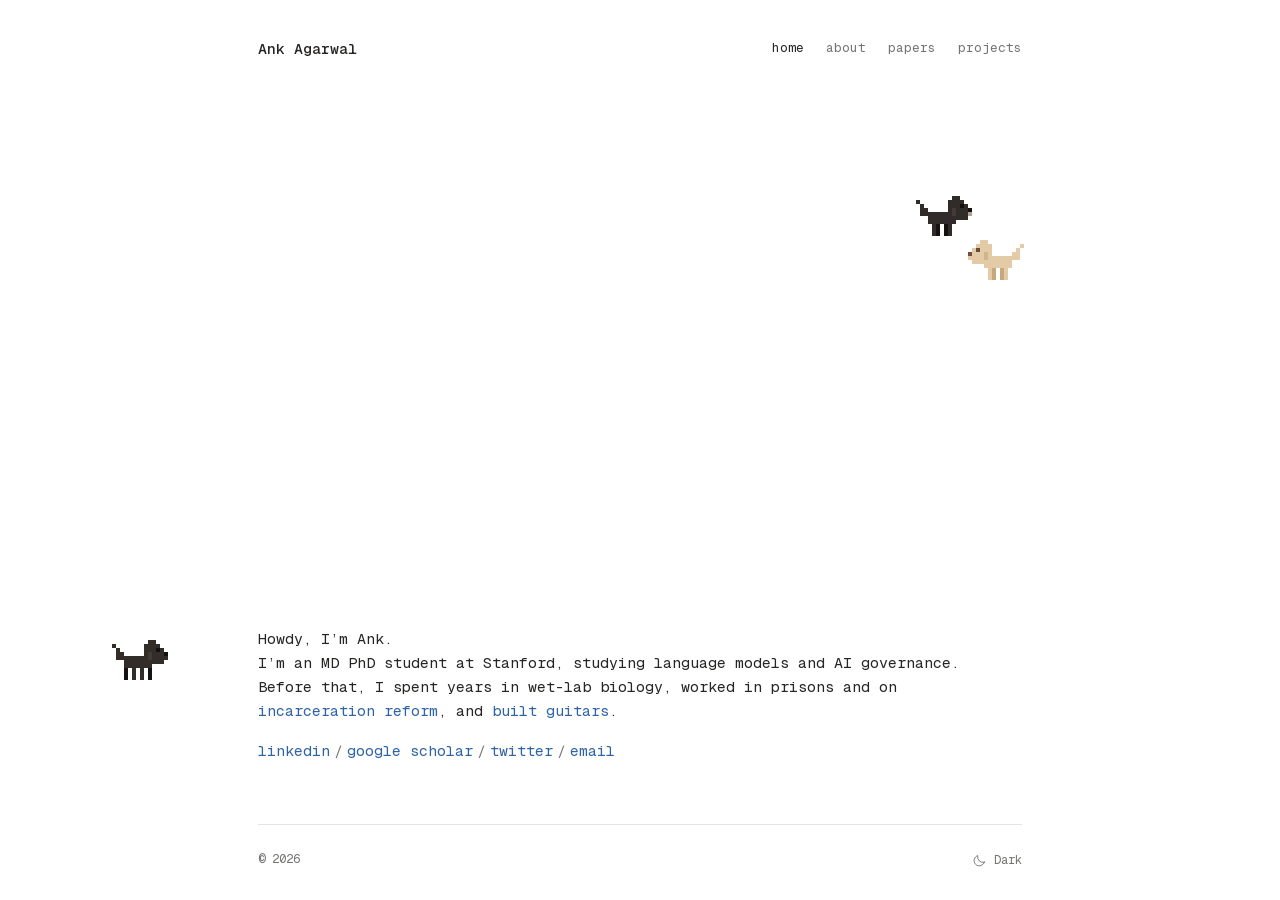
<file: index.html>
<!doctype html>
<html lang="en" data-theme="light">
<head>
  <meta charset="utf-8">
  <meta name="viewport" content="width=device-width, initial-scale=1">
  <title>Ank Agarwal</title>
  <meta name="description" content="Ank Agarwal: AI research, medicine, and guitar making. MD PhD student at Stanford and Knight-Hennessy Scholar.">
  <meta name="color-scheme" content="light dark">
  <meta name="theme-color" content="#ffffff">
  <meta property="og:title" content="Ank Agarwal">
  <meta property="og:description" content="Ank Agarwal: AI research, medicine, and guitar making. MD PhD student at Stanford and Knight-Hennessy Scholar.">
  <meta property="og:type" content="website">
  <link rel="icon" href="./assets/favicon.svg" type="image/svg+xml">
  <script src="./assets/theme.js?v=a7d60d4781"></script>
  <link rel="stylesheet" href="./assets/style.css?v=a7d60d4781">
  <link rel="preload" href="./assets/fonts/geist-mono-latin.woff2" as="font" type="font/woff2" crossorigin>
  <script type="module" src="./assets/site.js?v=a7d60d4781"></script>
</head>
<body data-page="home">
  <a class="skip-link" href="#main">Skip to content</a>
  <div class="site-shell">
    <header class="site-header">
      <a class="wordmark" href="./">Ank Agarwal</a>
      <nav aria-label="Main navigation" data-dog-avoid>
        <a href="./" aria-current="page">Home</a>
        <a href="./about/">About</a>
        <a href="./research/">Papers</a>
        <a href="./projects/">Projects</a>
      </nav>
    </header>
    <main id="main" class="home-alt" tabindex="-1">
  <canvas class="dog-park" data-dogs="pixel-mini" aria-hidden="true"></canvas>
  <div class="home-alt-copy" data-dog-avoid>
    <h1>Howdy, I’m Ank.</h1>
    <p>I’m an MD PhD student at Stanford, studying language models and AI governance.</p><p>Before that, I spent years in wet-lab biology, worked in prisons and on <a href="./about/#incarceration">incarceration reform</a>, and <a href="./projects/#building">built guitars</a>.</p>
    <div class="social-links" aria-label="Elsewhere"><a href="https://www.linkedin.com/in/agarwalank/">linkedin</a><span class="slash" aria-hidden="true">/</span><a href="https://scholar.google.com/citations?user=j2SswwcAAAAJ">google scholar</a><span class="slash" aria-hidden="true">/</span><a href="https://twitter.com/ank_agar">twitter</a><span class="slash" aria-hidden="true">/</span><span class="email-item"><button type="button" class="email-text" data-reveal-email aria-expanded="false">email</button><span class="email-reveal" aria-live="polite"></span></span></div>
  </div>
</main>
    <footer class="site-footer">
      <span class="footer-name">© 2026</span>
      <div class="preferences">
        <button class="preference" id="theme-toggle" type="button" aria-label="Switch to dark theme" aria-pressed="false">
          <svg viewBox="0 0 20 20" aria-hidden="true"><path d="M16.5 12.2A7 7 0 0 1 7.8 3.5a7 7 0 1 0 8.7 8.7Z"/></svg>
          <span>Dark</span>
        </button>
      </div>
    </footer>
  </div>
</body>
</html>
</file>
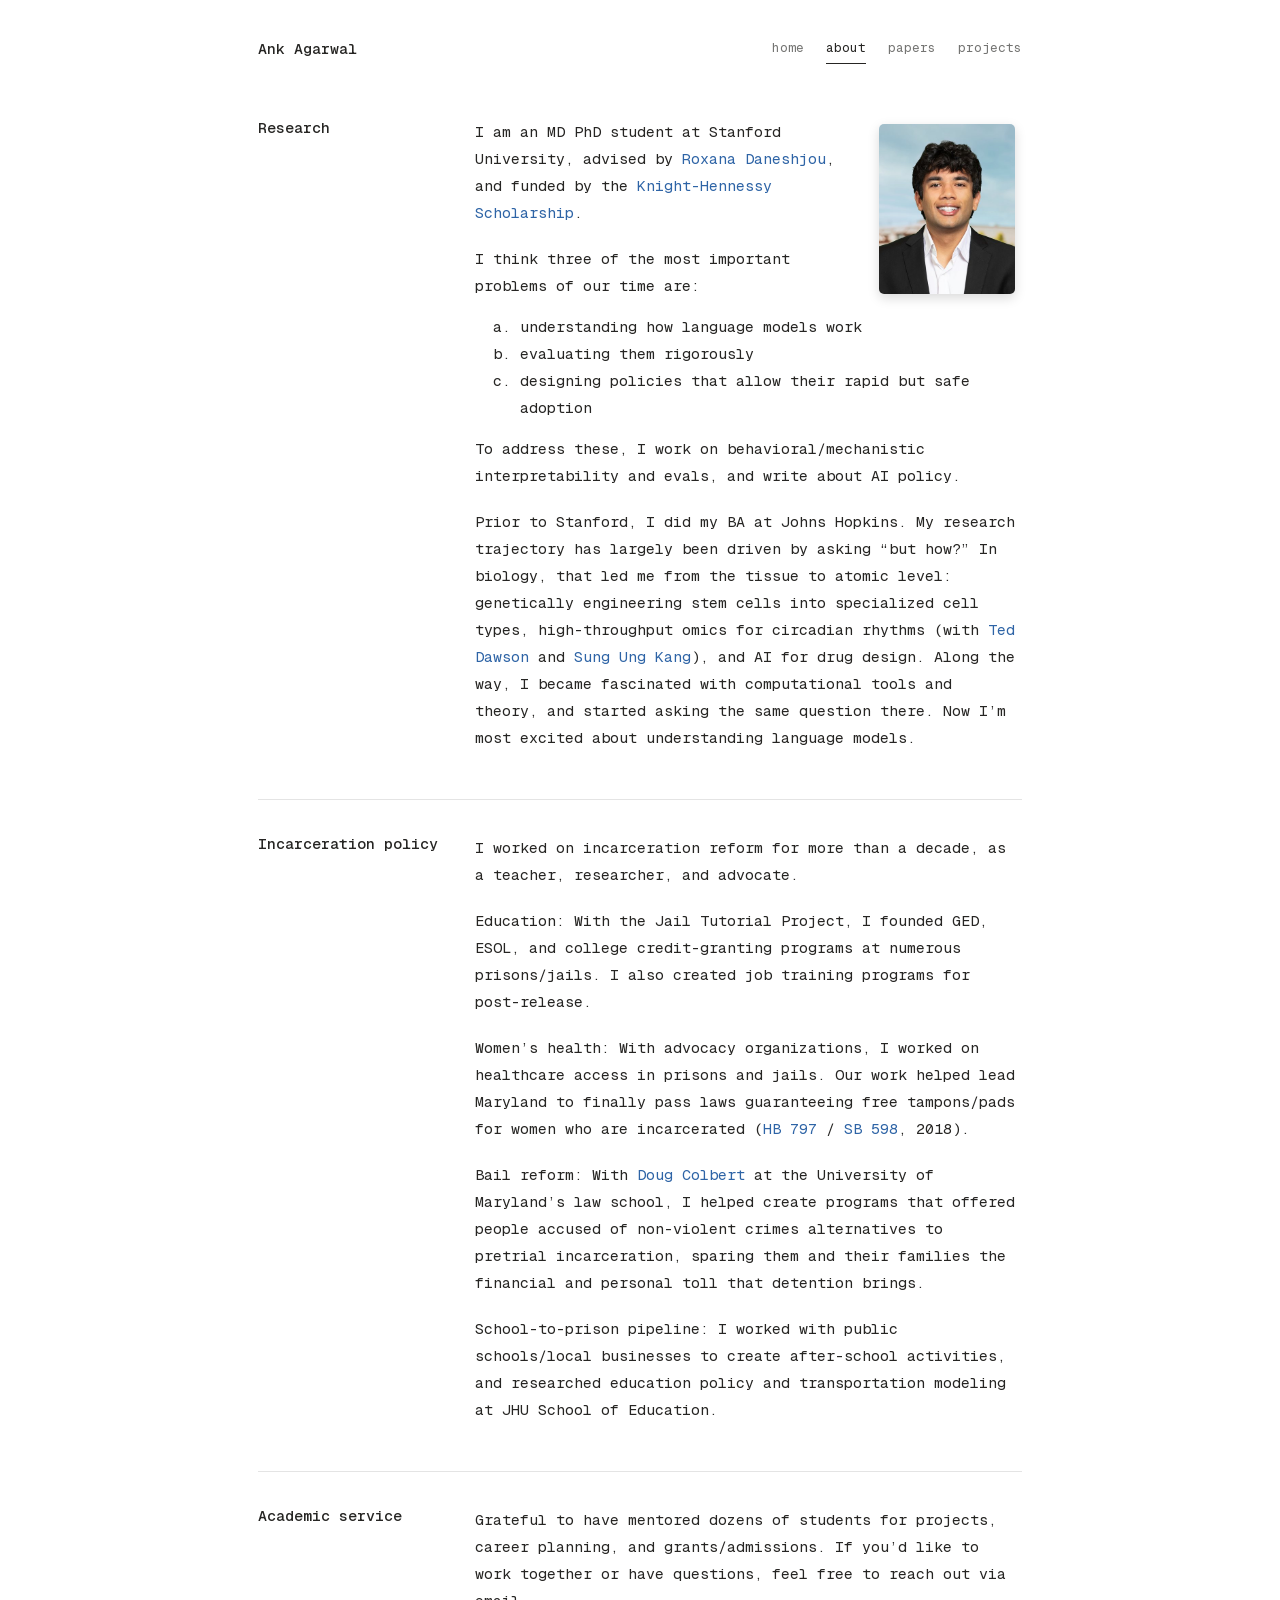
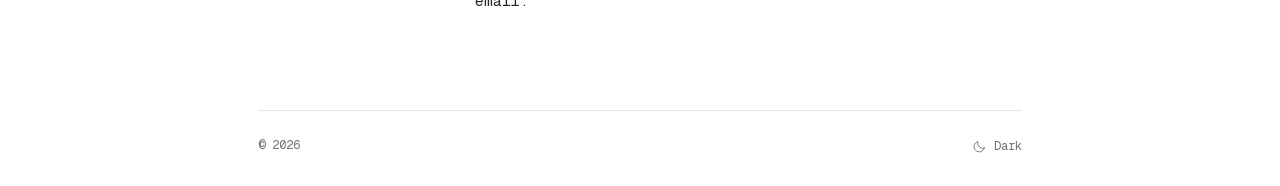
<file: about/index.html>
<!doctype html>
<html lang="en" data-theme="light">
<head>
  <meta charset="utf-8">
  <meta name="viewport" content="width=device-width, initial-scale=1">
  <title>About · Ank Agarwal</title>
  <meta name="description" content="Ank Agarwal on research, incarceration policy, and academic service.">
  <meta name="color-scheme" content="light dark">
  <meta name="theme-color" content="#ffffff">
  <meta property="og:title" content="About · Ank Agarwal">
  <meta property="og:description" content="Ank Agarwal on research, incarceration policy, and academic service.">
  <meta property="og:type" content="website">
  <link rel="icon" href="../assets/favicon.svg" type="image/svg+xml">
  <script src="../assets/theme.js?v=a7d60d4781"></script>
  <link rel="stylesheet" href="../assets/style.css?v=a7d60d4781">
  <link rel="preload" href="../assets/fonts/geist-mono-latin.woff2" as="font" type="font/woff2" crossorigin>
  <script type="module" src="../assets/site.js?v=a7d60d4781"></script>
</head>
<body data-page="about">
  <a class="skip-link" href="#main">Skip to content</a>
  <div class="site-shell">
    <header class="site-header">
      <a class="wordmark" href="../">Ank Agarwal</a>
      <nav aria-label="Main navigation" data-dog-avoid>
        <a href="../">Home</a>
        <a href="../about/" aria-current="page">About</a>
        <a href="../research/">Papers</a>
        <a href="../projects/">Projects</a>
      </nav>
    </header>
    <main id="main" class="page-main about-main" tabindex="-1">
  <h1 class="visually-hidden">About</h1>
  <section class="about-section" id="research"><div class="about-label"><h2>Research</h2></div><div class="reading-prose"><img class="headshot" src="../assets/photos/headshot.jpg" alt="Ank Agarwal" width="400" height="500"><p>I am an MD PhD student at Stanford University, advised by <a href="https://profiles.stanford.edu/roxana-daneshjou">Roxana Daneshjou</a>, and funded by the <a href="https://knight-hennessy.stanford.edu/people/ank-agarwal">Knight-Hennessy Scholarship</a>.</p><p>I think three of the most important problems of our time are:</p><ol class="roman-list"><li>understanding how language models work</li><li>evaluating them rigorously</li><li>designing policies that allow their rapid but safe adoption</li></ol><p>To address these, I work on behavioral/mechanistic interpretability and evals, and write about AI policy.</p><p>Prior to Stanford, I did my BA at Johns Hopkins. My research trajectory has largely been driven by asking “but how?” In biology, that led me from the tissue to atomic level: genetically engineering stem cells into specialized cell types, high-throughput omics for circadian rhythms (with <a href="https://profiles.hopkinsmedicine.org/provider/ted-m-dawson/2708436">Ted Dawson</a> and <a href="https://profiles.hopkinsmedicine.org/provider/sung-ung-kang/2777462">Sung Ung Kang</a>), and AI for drug design. Along the way, I became fascinated with computational tools and theory, and started asking the same question there. Now I’m most excited about understanding language models.</p></div></section>
  <section class="about-section" id="incarceration"><div class="about-label"><h2>Incarceration policy</h2></div><div class="reading-prose"><p>I worked on incarceration reform for more than a decade, as a teacher, researcher, and advocate.</p><p>Education: With the Jail Tutorial Project, I founded GED, ESOL, and college credit-granting programs at numerous prisons/jails. I also created job training programs for post-release.</p><p>Women’s health: With advocacy organizations, I worked on healthcare access in prisons and jails. Our work helped lead Maryland to finally pass laws guaranteeing free tampons/pads for women who are incarcerated (<a href="https://mgaleg.maryland.gov/mgawebsite/Legislation/Details/HB0797?ys=2018RS">HB 797</a> / <a href="https://mgaleg.maryland.gov/mgawebsite/Legislation/Details/sb0598?ys=2018RS">SB 598</a>, 2018).</p><p>Bail reform: With <a href="https://www.law.umaryland.edu/faculty--research/directory/profile/index.php?id=029">Doug Colbert</a> at the University of Maryland’s law school, I helped create programs that offered people accused of non-violent crimes alternatives to pretrial incarceration, sparing them and their families the financial and personal toll that detention brings.</p><p>School-to-prison pipeline: I worked with public schools/local businesses to create after-school activities, and researched education policy and transportation modeling at JHU School of Education.</p></div></section>
  <section class="about-section" id="service"><div class="about-label"><h2>Academic service</h2></div><div class="reading-prose"><p>Grateful to have mentored dozens of students for projects, career planning, and grants/admissions. If you’d like to work together or have questions, feel free to reach out via email.</p></div></section>
</main>
    <footer class="site-footer">
      <span class="footer-name">© 2026</span>
      <div class="preferences">
        <button class="preference" id="theme-toggle" type="button" aria-label="Switch to dark theme" aria-pressed="false">
          <svg viewBox="0 0 20 20" aria-hidden="true"><path d="M16.5 12.2A7 7 0 0 1 7.8 3.5a7 7 0 1 0 8.7 8.7Z"/></svg>
          <span>Dark</span>
        </button>
      </div>
    </footer>
  </div>
</body>
</html>
</file>
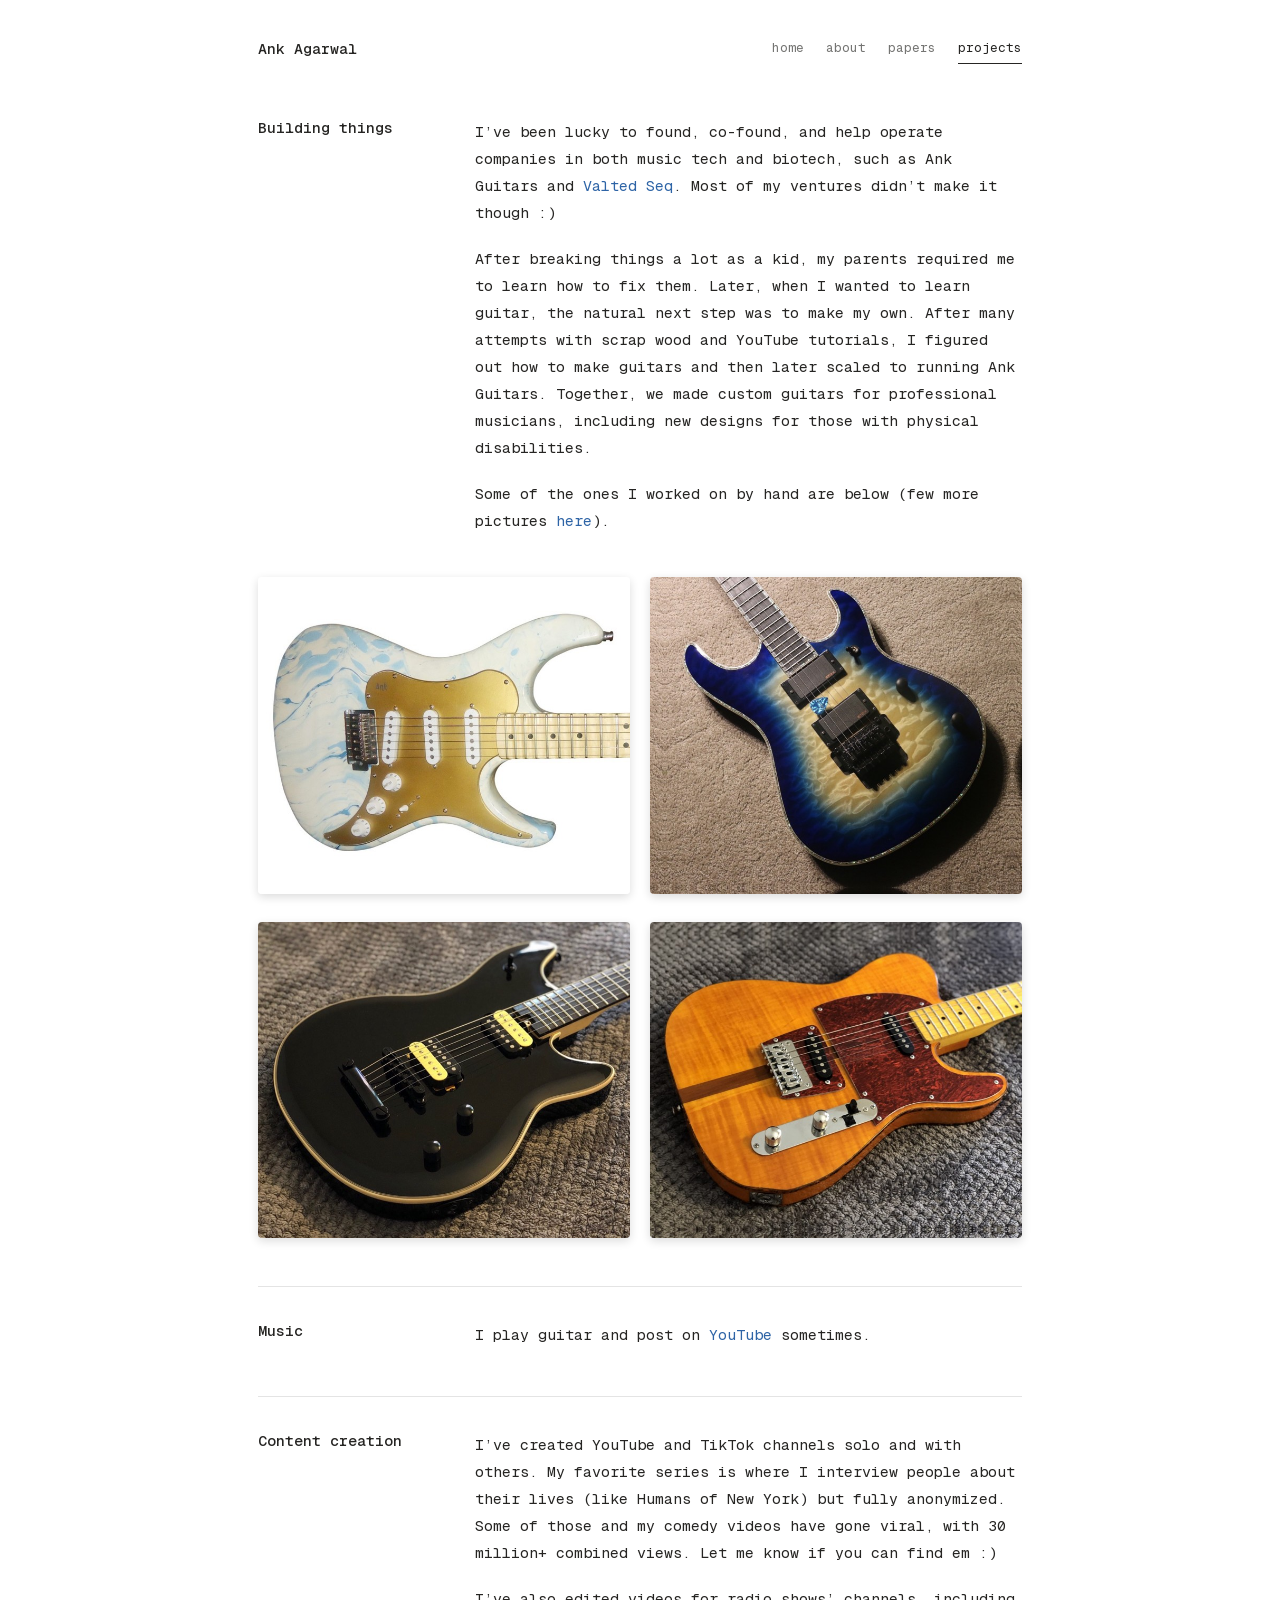
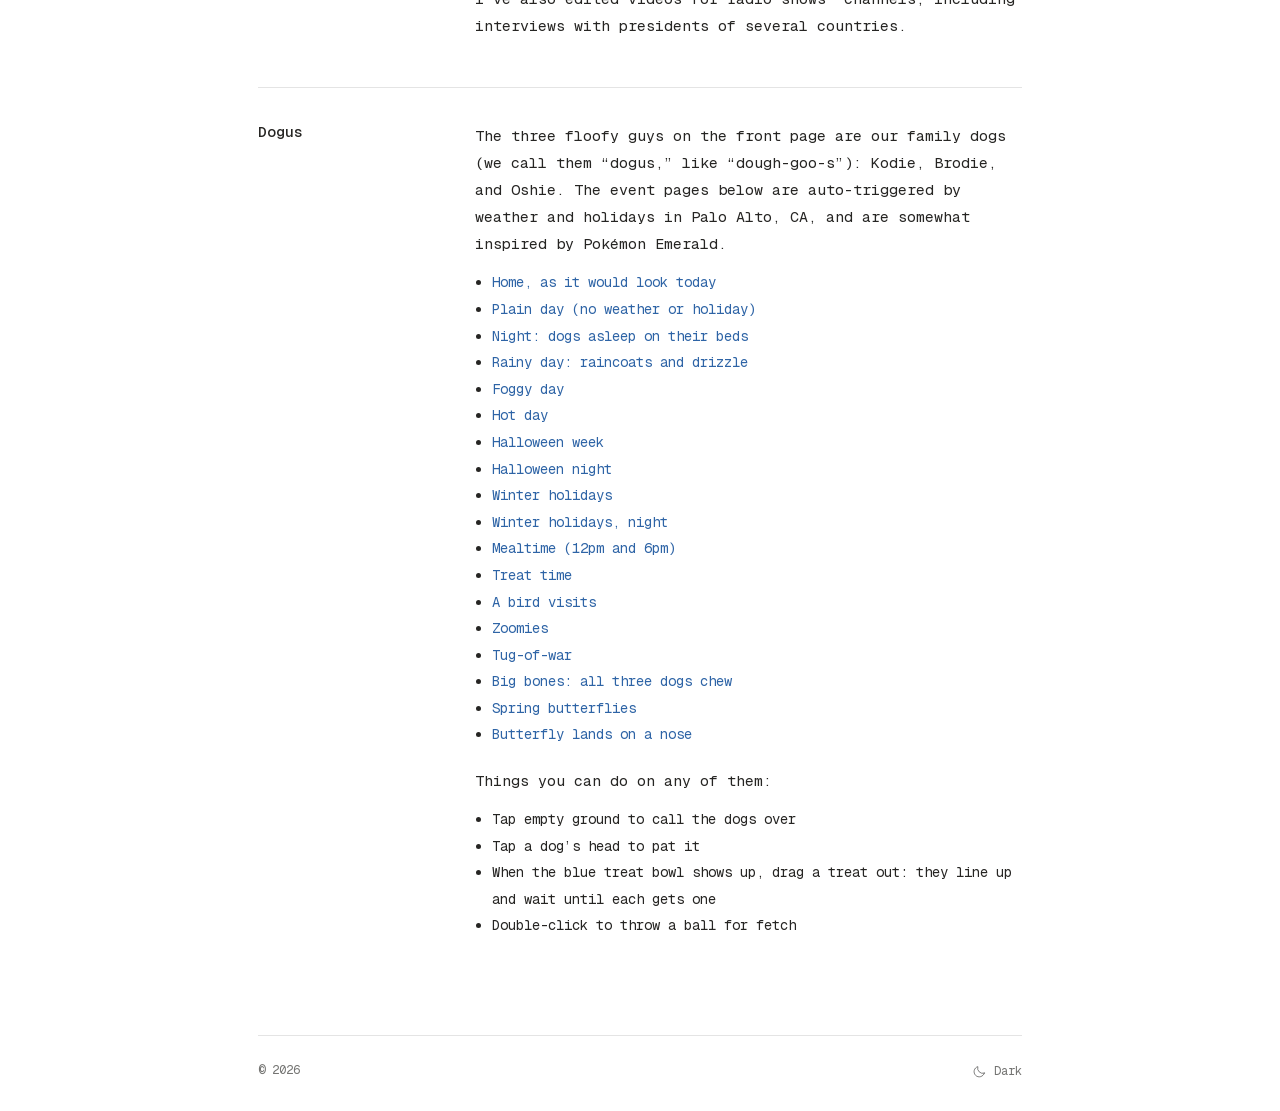
<file: projects/index.html>
<!doctype html>
<html lang="en" data-theme="light">
<head>
  <meta charset="utf-8">
  <meta name="viewport" content="width=device-width, initial-scale=1">
  <title>Projects · Ank Agarwal</title>
  <meta name="description" content="Ank Agarwal on building guitars and companies, music, videos, and the dogs on the home page.">
  <meta name="color-scheme" content="light dark">
  <meta name="theme-color" content="#ffffff">
  <meta property="og:title" content="Projects · Ank Agarwal">
  <meta property="og:description" content="Ank Agarwal on building guitars and companies, music, videos, and the dogs on the home page.">
  <meta property="og:type" content="website">
  <link rel="icon" href="../assets/favicon.svg" type="image/svg+xml">
  <script src="../assets/theme.js?v=a7d60d4781"></script>
  <link rel="stylesheet" href="../assets/style.css?v=a7d60d4781">
  <link rel="preload" href="../assets/fonts/geist-mono-latin.woff2" as="font" type="font/woff2" crossorigin>
  <script type="module" src="../assets/site.js?v=a7d60d4781"></script>
</head>
<body data-page="projects">
  <a class="skip-link" href="#main">Skip to content</a>
  <div class="site-shell">
    <header class="site-header">
      <a class="wordmark" href="../">Ank Agarwal</a>
      <nav aria-label="Main navigation" data-dog-avoid>
        <a href="../">Home</a>
        <a href="../about/">About</a>
        <a href="../research/">Papers</a>
        <a href="../projects/" aria-current="page">Projects</a>
      </nav>
    </header>
    <main id="main" class="page-main about-main" tabindex="-1">
  <h1 class="visually-hidden">Projects</h1>
  <section class="about-section" id="building"><div class="about-label"><h2>Building things</h2></div><div class="reading-prose"><p>I’ve been lucky to found, co-found, and help operate companies in both music tech and biotech, such as Ank Guitars and <a href="https://www.valtedseq.com/">Valted Seq</a>. Most of my ventures didn’t make it though :)</p><p>After breaking things a lot as a kid, my parents required me to learn how to fix them. Later, when I wanted to learn guitar, the natural next step was to make my own. After many attempts with scrap wood and YouTube tutorials, I figured out how to make guitars and then later scaled to running Ank Guitars. Together, we made custom guitars for professional musicians, including new designs for those with physical disabilities.</p><p>Some of the ones I worked on by hand are below (few more pictures <a href="https://500px.com/p/ankguitar/">here</a>).</p></div><div class="about-wide"><div class="guitar-grid"><figure class="guitar"><img src="../assets/guitars/framed/2012-swirl.jpg" alt="Swirl guitar" width="705" height="600" loading="lazy"></figure>
    <figure class="guitar"><img src="../assets/guitars/framed/2013-dragonburst.jpg" alt="Dragonburst guitar" width="705" height="600" loading="lazy"></figure>
    <figure class="guitar"><img src="../assets/guitars/framed/2018-jet-black.jpg" alt="Jet Black guitar" width="705" height="600" loading="lazy"></figure>
    <figure class="guitar"><img src="../assets/guitars/framed/2018-flame-maple-tl.jpg" alt="Flame Maple TL guitar" width="705" height="600" loading="lazy"></figure></div></div></section>
  <section class="about-section" id="music"><div class="about-label"><h2>Music</h2></div><div class="reading-prose"><p>I play guitar and post on <a href="https://www.youtube.com/@anka2484/videos">YouTube</a> sometimes.</p></div></section>
  <section class="about-section"><div class="about-label"><h2>Content creation</h2></div><div class="reading-prose"><p>I’ve created YouTube and TikTok channels solo and with others. My favorite series is where I interview people about their lives (like Humans of New York) but fully anonymized. Some of those and my comedy videos have gone viral, with 30 million+ combined views. Let me know if you can find em :)</p><p>I’ve also edited videos for radio shows’ channels, including interviews with presidents of several countries.</p></div></section>
  <section class="about-section versions-section" id="dogus"><h2>Dogus</h2><div class="reading-prose"><p>The three floofy guys on the front page are our family dogs (we call them “dogus,” like “dough-goo-s”): Kodie, Brodie, and Oshie. The event pages below are auto-triggered by weather and holidays in Palo Alto, CA, and are somewhat inspired by Pokémon Emerald.</p><ul class="version-list"><li><a href="../">Home, as it would look today</a></li><li><a href="../?weather=clear&season=none">Plain day (no weather or holiday)</a></li><li><a href="../?theme=dark">Night: dogs asleep on their beds</a></li><li><a href="../?weather=rain">Rainy day: raincoats and drizzle</a></li><li><a href="../?weather=fog">Foggy day</a></li><li><a href="../?weather=hot">Hot day</a></li><li><a href="../?season=halloween">Halloween week</a></li><li><a href="../?season=halloween&theme=dark">Halloween night</a></li><li><a href="../?season=winter">Winter holidays</a></li><li><a href="../?season=winter&theme=dark">Winter holidays, night</a></li><li><a href="../?event=meal&season=none">Mealtime (12pm and 6pm)</a></li><li><a href="../?event=treats&season=none">Treat time</a></li><li><a href="../?event=bird&season=none">A bird visits</a></li><li><a href="../?event=zoomies&season=none">Zoomies</a></li><li><a href="../?event=tug&season=none">Tug-of-war</a></li><li><a href="../?event=bones&season=none">Big bones: all three dogs chew</a></li><li><a href="../?season=spring">Spring butterflies</a></li><li><a href="../?event=nose&season=none">Butterfly lands on a nose</a></li></ul><p>Things you can do on any of them:</p><ul class="version-list dog-actions"><li>Tap empty ground to call the dogs over</li><li>Tap a dog’s head to pat it</li><li>When the blue treat bowl shows up, drag a treat out: they line up and wait until each gets one</li><li>Double-click to throw a ball for fetch</li></ul></div></section>
</main>
    <footer class="site-footer">
      <span class="footer-name">© 2026</span>
      <div class="preferences">
        <button class="preference" id="theme-toggle" type="button" aria-label="Switch to dark theme" aria-pressed="false">
          <svg viewBox="0 0 20 20" aria-hidden="true"><path d="M16.5 12.2A7 7 0 0 1 7.8 3.5a7 7 0 1 0 8.7 8.7Z"/></svg>
          <span>Dark</span>
        </button>
      </div>
    </footer>
  </div>
</body>
</html>
</file>
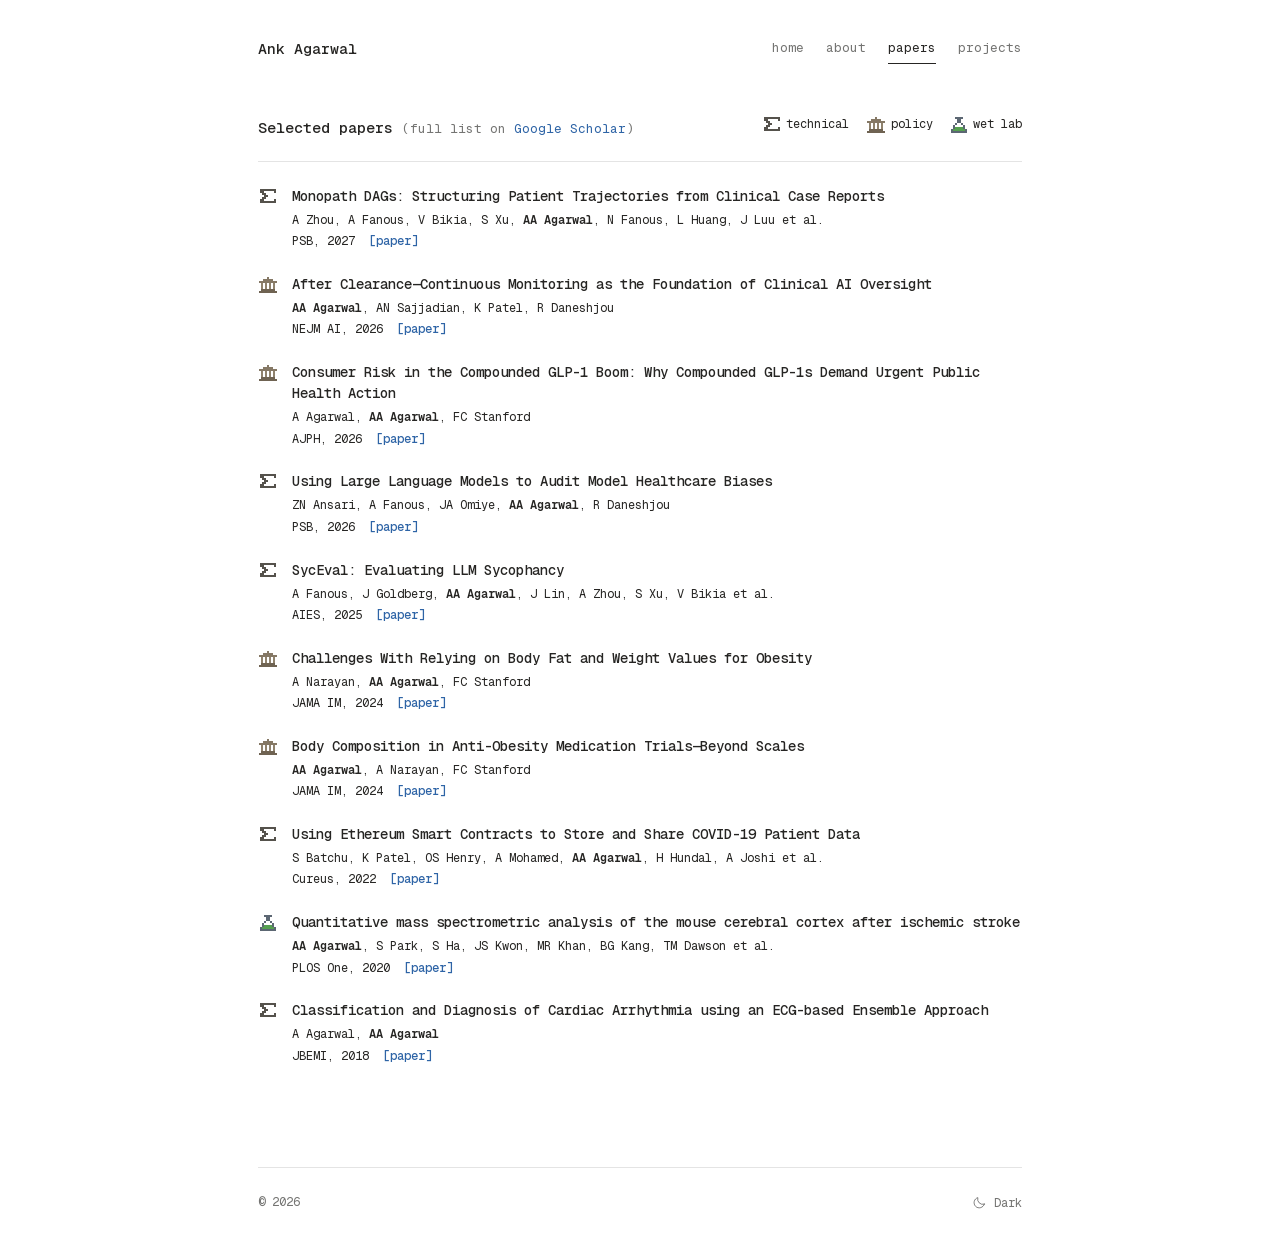
<file: research/index.html>
<!doctype html>
<html lang="en" data-theme="light">
<head>
  <meta charset="utf-8">
  <meta name="viewport" content="width=device-width, initial-scale=1">
  <title>Papers · Ank Agarwal</title>
  <meta name="description" content="Research and publications by Ank Agarwal on artificial intelligence, medicine, and model evaluation.">
  <meta name="color-scheme" content="light dark">
  <meta name="theme-color" content="#ffffff">
  <meta property="og:title" content="Papers · Ank Agarwal">
  <meta property="og:description" content="Research and publications by Ank Agarwal on artificial intelligence, medicine, and model evaluation.">
  <meta property="og:type" content="website">
  <link rel="icon" href="../assets/favicon.svg" type="image/svg+xml">
  <script src="../assets/theme.js?v=a7d60d4781"></script>
  <link rel="stylesheet" href="../assets/style.css?v=a7d60d4781">
  <link rel="preload" href="../assets/fonts/geist-mono-latin.woff2" as="font" type="font/woff2" crossorigin>
  <script type="module" src="../assets/site.js?v=a7d60d4781"></script>
</head>
<body data-page="research">
  <a class="skip-link" href="#main">Skip to content</a>
  <div class="site-shell">
    <header class="site-header">
      <a class="wordmark" href="../">Ank Agarwal</a>
      <nav aria-label="Main navigation" data-dog-avoid>
        <a href="../">Home</a>
        <a href="../about/">About</a>
        <a href="../research/" aria-current="page">Papers</a>
        <a href="../projects/">Projects</a>
      </nav>
    </header>
    <main id="main" class="page-main" tabindex="-1">
  <h1 class="visually-hidden">Papers</h1>
  <section class="publications" aria-labelledby="publications-title">
    <div class="section-heading papers-head"><div><h2 id="publications-title">Selected papers <span class="scholar-line">(full list on <a href="https://scholar.google.com/citations?user=j2SswwcAAAAJ">Google Scholar</a>)</span></h2></div><p class="kind-key"><span class="key-item"><svg class="kind-icon" viewBox="0 0 8 8" width="16" height="16" shape-rendering="crispEdges" aria-hidden="true"><rect x="0" y="0" width="1" height="1" class="px-S"/><rect x="1" y="0" width="1" height="1" class="px-S"/><rect x="2" y="0" width="1" height="1" class="px-S"/><rect x="3" y="0" width="1" height="1" class="px-S"/><rect x="4" y="0" width="1" height="1" class="px-S"/><rect x="5" y="0" width="1" height="1" class="px-S"/><rect x="6" y="0" width="1" height="1" class="px-S"/><rect x="7" y="0" width="1" height="1" class="px-S"/><rect x="0" y="1" width="1" height="1" class="px-S"/><rect x="1" y="1" width="1" height="1" class="px-S"/><rect x="7" y="1" width="1" height="1" class="px-S"/><rect x="1" y="2" width="1" height="1" class="px-S"/><rect x="2" y="2" width="1" height="1" class="px-S"/><rect x="2" y="3" width="1" height="1" class="px-S"/><rect x="3" y="3" width="1" height="1" class="px-S"/><rect x="1" y="4" width="1" height="1" class="px-S"/><rect x="2" y="4" width="1" height="1" class="px-S"/><rect x="0" y="5" width="1" height="1" class="px-S"/><rect x="1" y="5" width="1" height="1" class="px-S"/><rect x="7" y="5" width="1" height="1" class="px-S"/><rect x="0" y="6" width="1" height="1" class="px-S"/><rect x="1" y="6" width="1" height="1" class="px-S"/><rect x="2" y="6" width="1" height="1" class="px-S"/><rect x="3" y="6" width="1" height="1" class="px-S"/><rect x="4" y="6" width="1" height="1" class="px-S"/><rect x="5" y="6" width="1" height="1" class="px-S"/><rect x="6" y="6" width="1" height="1" class="px-S"/><rect x="7" y="6" width="1" height="1" class="px-S"/></svg>technical</span><span class="key-item"><svg class="kind-icon" viewBox="0 0 9 8" width="18" height="16" shape-rendering="crispEdges" aria-hidden="true"><rect x="4" y="0" width="1" height="1" class="px-p"/><rect x="2" y="1" width="1" height="1" class="px-p"/><rect x="3" y="1" width="1" height="1" class="px-p"/><rect x="4" y="1" width="1" height="1" class="px-p"/><rect x="5" y="1" width="1" height="1" class="px-p"/><rect x="6" y="1" width="1" height="1" class="px-p"/><rect x="0" y="2" width="1" height="1" class="px-p"/><rect x="1" y="2" width="1" height="1" class="px-p"/><rect x="2" y="2" width="1" height="1" class="px-p"/><rect x="3" y="2" width="1" height="1" class="px-p"/><rect x="4" y="2" width="1" height="1" class="px-p"/><rect x="5" y="2" width="1" height="1" class="px-p"/><rect x="6" y="2" width="1" height="1" class="px-p"/><rect x="7" y="2" width="1" height="1" class="px-p"/><rect x="8" y="2" width="1" height="1" class="px-p"/><rect x="1" y="3" width="1" height="1" class="px-c"/><rect x="3" y="3" width="1" height="1" class="px-c"/><rect x="5" y="3" width="1" height="1" class="px-c"/><rect x="7" y="3" width="1" height="1" class="px-c"/><rect x="1" y="4" width="1" height="1" class="px-c"/><rect x="3" y="4" width="1" height="1" class="px-c"/><rect x="5" y="4" width="1" height="1" class="px-c"/><rect x="7" y="4" width="1" height="1" class="px-c"/><rect x="1" y="5" width="1" height="1" class="px-c"/><rect x="3" y="5" width="1" height="1" class="px-c"/><rect x="5" y="5" width="1" height="1" class="px-c"/><rect x="7" y="5" width="1" height="1" class="px-c"/><rect x="1" y="6" width="1" height="1" class="px-b"/><rect x="2" y="6" width="1" height="1" class="px-b"/><rect x="3" y="6" width="1" height="1" class="px-b"/><rect x="4" y="6" width="1" height="1" class="px-b"/><rect x="5" y="6" width="1" height="1" class="px-b"/><rect x="6" y="6" width="1" height="1" class="px-b"/><rect x="7" y="6" width="1" height="1" class="px-b"/><rect x="0" y="7" width="1" height="1" class="px-b"/><rect x="1" y="7" width="1" height="1" class="px-b"/><rect x="2" y="7" width="1" height="1" class="px-b"/><rect x="3" y="7" width="1" height="1" class="px-b"/><rect x="4" y="7" width="1" height="1" class="px-b"/><rect x="5" y="7" width="1" height="1" class="px-b"/><rect x="6" y="7" width="1" height="1" class="px-b"/><rect x="7" y="7" width="1" height="1" class="px-b"/><rect x="8" y="7" width="1" height="1" class="px-b"/></svg>policy</span><span class="key-item"><svg class="kind-icon" viewBox="0 0 8 8" width="16" height="16" shape-rendering="crispEdges" aria-hidden="true"><rect x="2" y="0" width="1" height="1" class="px-G"/><rect x="3" y="0" width="1" height="1" class="px-G"/><rect x="4" y="0" width="1" height="1" class="px-G"/><rect x="5" y="0" width="1" height="1" class="px-G"/><rect x="3" y="1" width="1" height="1" class="px-G"/><rect x="4" y="1" width="1" height="1" class="px-G"/><rect x="3" y="2" width="1" height="1" class="px-G"/><rect x="4" y="2" width="1" height="1" class="px-G"/><rect x="2" y="3" width="1" height="1" class="px-G"/><rect x="5" y="3" width="1" height="1" class="px-G"/><rect x="1" y="4" width="1" height="1" class="px-G"/><rect x="6" y="4" width="1" height="1" class="px-G"/><rect x="1" y="5" width="1" height="1" class="px-G"/><rect x="2" y="5" width="1" height="1" class="px-L"/><rect x="3" y="5" width="1" height="1" class="px-L"/><rect x="4" y="5" width="1" height="1" class="px-L"/><rect x="5" y="5" width="1" height="1" class="px-L"/><rect x="6" y="5" width="1" height="1" class="px-G"/><rect x="0" y="6" width="1" height="1" class="px-G"/><rect x="1" y="6" width="1" height="1" class="px-L"/><rect x="2" y="6" width="1" height="1" class="px-L"/><rect x="3" y="6" width="1" height="1" class="px-L"/><rect x="4" y="6" width="1" height="1" class="px-L"/><rect x="5" y="6" width="1" height="1" class="px-L"/><rect x="6" y="6" width="1" height="1" class="px-L"/><rect x="7" y="6" width="1" height="1" class="px-G"/><rect x="0" y="7" width="1" height="1" class="px-G"/><rect x="1" y="7" width="1" height="1" class="px-G"/><rect x="2" y="7" width="1" height="1" class="px-G"/><rect x="3" y="7" width="1" height="1" class="px-G"/><rect x="4" y="7" width="1" height="1" class="px-G"/><rect x="5" y="7" width="1" height="1" class="px-G"/><rect x="6" y="7" width="1" height="1" class="px-G"/><rect x="7" y="7" width="1" height="1" class="px-G"/></svg>wet lab</span></p></div>
    <ol class="publication-year paper-list"><li class="paper"><span class="paper-kind-icon" title="technical" role="img" aria-label="technical"><svg class="kind-icon" viewBox="0 0 8 8" width="16" height="16" shape-rendering="crispEdges" aria-hidden="true"><rect x="0" y="0" width="1" height="1" class="px-S"/><rect x="1" y="0" width="1" height="1" class="px-S"/><rect x="2" y="0" width="1" height="1" class="px-S"/><rect x="3" y="0" width="1" height="1" class="px-S"/><rect x="4" y="0" width="1" height="1" class="px-S"/><rect x="5" y="0" width="1" height="1" class="px-S"/><rect x="6" y="0" width="1" height="1" class="px-S"/><rect x="7" y="0" width="1" height="1" class="px-S"/><rect x="0" y="1" width="1" height="1" class="px-S"/><rect x="1" y="1" width="1" height="1" class="px-S"/><rect x="7" y="1" width="1" height="1" class="px-S"/><rect x="1" y="2" width="1" height="1" class="px-S"/><rect x="2" y="2" width="1" height="1" class="px-S"/><rect x="2" y="3" width="1" height="1" class="px-S"/><rect x="3" y="3" width="1" height="1" class="px-S"/><rect x="1" y="4" width="1" height="1" class="px-S"/><rect x="2" y="4" width="1" height="1" class="px-S"/><rect x="0" y="5" width="1" height="1" class="px-S"/><rect x="1" y="5" width="1" height="1" class="px-S"/><rect x="7" y="5" width="1" height="1" class="px-S"/><rect x="0" y="6" width="1" height="1" class="px-S"/><rect x="1" y="6" width="1" height="1" class="px-S"/><rect x="2" y="6" width="1" height="1" class="px-S"/><rect x="3" y="6" width="1" height="1" class="px-S"/><rect x="4" y="6" width="1" height="1" class="px-S"/><rect x="5" y="6" width="1" height="1" class="px-S"/><rect x="6" y="6" width="1" height="1" class="px-S"/><rect x="7" y="6" width="1" height="1" class="px-S"/></svg></span><div><h4>Monopath DAGs: Structuring Patient Trajectories from Clinical Case Reports</h4><p class="paper-authors"><span class="author">A Zhou</span>, <span class="author">A Fanous</span>, <span class="author">V Bikia</span>, <span class="author">S Xu</span>, <span class="author"><b>AA Agarwal</b></span>, <span class="author">N Fanous</span>, <span class="author">L Huang</span>, <span class="author">J Luu</span> et al.</p><p class="paper-venue"><span title="Pacific Symposium on Biocomputing 2027">PSB, 2027</span> <a class="paper-button" href="https://scholar.google.com/citations?view_op=view_citation&amp;hl=en&amp;user=j2SswwcAAAAJ&amp;pagesize=100&amp;sortby=pubdate&amp;citation_for_view=j2SswwcAAAAJ:KlAtU1dfN6UC">[paper]</a></p></div></li><li class="paper"><span class="paper-kind-icon" title="policy" role="img" aria-label="policy"><svg class="kind-icon" viewBox="0 0 9 8" width="18" height="16" shape-rendering="crispEdges" aria-hidden="true"><rect x="4" y="0" width="1" height="1" class="px-p"/><rect x="2" y="1" width="1" height="1" class="px-p"/><rect x="3" y="1" width="1" height="1" class="px-p"/><rect x="4" y="1" width="1" height="1" class="px-p"/><rect x="5" y="1" width="1" height="1" class="px-p"/><rect x="6" y="1" width="1" height="1" class="px-p"/><rect x="0" y="2" width="1" height="1" class="px-p"/><rect x="1" y="2" width="1" height="1" class="px-p"/><rect x="2" y="2" width="1" height="1" class="px-p"/><rect x="3" y="2" width="1" height="1" class="px-p"/><rect x="4" y="2" width="1" height="1" class="px-p"/><rect x="5" y="2" width="1" height="1" class="px-p"/><rect x="6" y="2" width="1" height="1" class="px-p"/><rect x="7" y="2" width="1" height="1" class="px-p"/><rect x="8" y="2" width="1" height="1" class="px-p"/><rect x="1" y="3" width="1" height="1" class="px-c"/><rect x="3" y="3" width="1" height="1" class="px-c"/><rect x="5" y="3" width="1" height="1" class="px-c"/><rect x="7" y="3" width="1" height="1" class="px-c"/><rect x="1" y="4" width="1" height="1" class="px-c"/><rect x="3" y="4" width="1" height="1" class="px-c"/><rect x="5" y="4" width="1" height="1" class="px-c"/><rect x="7" y="4" width="1" height="1" class="px-c"/><rect x="1" y="5" width="1" height="1" class="px-c"/><rect x="3" y="5" width="1" height="1" class="px-c"/><rect x="5" y="5" width="1" height="1" class="px-c"/><rect x="7" y="5" width="1" height="1" class="px-c"/><rect x="1" y="6" width="1" height="1" class="px-b"/><rect x="2" y="6" width="1" height="1" class="px-b"/><rect x="3" y="6" width="1" height="1" class="px-b"/><rect x="4" y="6" width="1" height="1" class="px-b"/><rect x="5" y="6" width="1" height="1" class="px-b"/><rect x="6" y="6" width="1" height="1" class="px-b"/><rect x="7" y="6" width="1" height="1" class="px-b"/><rect x="0" y="7" width="1" height="1" class="px-b"/><rect x="1" y="7" width="1" height="1" class="px-b"/><rect x="2" y="7" width="1" height="1" class="px-b"/><rect x="3" y="7" width="1" height="1" class="px-b"/><rect x="4" y="7" width="1" height="1" class="px-b"/><rect x="5" y="7" width="1" height="1" class="px-b"/><rect x="6" y="7" width="1" height="1" class="px-b"/><rect x="7" y="7" width="1" height="1" class="px-b"/><rect x="8" y="7" width="1" height="1" class="px-b"/></svg></span><div><h4>After Clearance—Continuous Monitoring as the Foundation of Clinical AI Oversight</h4><p class="paper-authors"><span class="author"><b>AA Agarwal</b></span>, <span class="author">AN Sajjadian</span>, <span class="author">K Patel</span>, <span class="author">R Daneshjou</span></p><p class="paper-venue"><span title="NEJM AI, AIe2600807">NEJM AI, 2026</span> <a class="paper-button" href="https://doi.org/10.1056/AIe2600807">[paper]</a></p></div></li><li class="paper"><span class="paper-kind-icon" title="policy" role="img" aria-label="policy"><svg class="kind-icon" viewBox="0 0 9 8" width="18" height="16" shape-rendering="crispEdges" aria-hidden="true"><rect x="4" y="0" width="1" height="1" class="px-p"/><rect x="2" y="1" width="1" height="1" class="px-p"/><rect x="3" y="1" width="1" height="1" class="px-p"/><rect x="4" y="1" width="1" height="1" class="px-p"/><rect x="5" y="1" width="1" height="1" class="px-p"/><rect x="6" y="1" width="1" height="1" class="px-p"/><rect x="0" y="2" width="1" height="1" class="px-p"/><rect x="1" y="2" width="1" height="1" class="px-p"/><rect x="2" y="2" width="1" height="1" class="px-p"/><rect x="3" y="2" width="1" height="1" class="px-p"/><rect x="4" y="2" width="1" height="1" class="px-p"/><rect x="5" y="2" width="1" height="1" class="px-p"/><rect x="6" y="2" width="1" height="1" class="px-p"/><rect x="7" y="2" width="1" height="1" class="px-p"/><rect x="8" y="2" width="1" height="1" class="px-p"/><rect x="1" y="3" width="1" height="1" class="px-c"/><rect x="3" y="3" width="1" height="1" class="px-c"/><rect x="5" y="3" width="1" height="1" class="px-c"/><rect x="7" y="3" width="1" height="1" class="px-c"/><rect x="1" y="4" width="1" height="1" class="px-c"/><rect x="3" y="4" width="1" height="1" class="px-c"/><rect x="5" y="4" width="1" height="1" class="px-c"/><rect x="7" y="4" width="1" height="1" class="px-c"/><rect x="1" y="5" width="1" height="1" class="px-c"/><rect x="3" y="5" width="1" height="1" class="px-c"/><rect x="5" y="5" width="1" height="1" class="px-c"/><rect x="7" y="5" width="1" height="1" class="px-c"/><rect x="1" y="6" width="1" height="1" class="px-b"/><rect x="2" y="6" width="1" height="1" class="px-b"/><rect x="3" y="6" width="1" height="1" class="px-b"/><rect x="4" y="6" width="1" height="1" class="px-b"/><rect x="5" y="6" width="1" height="1" class="px-b"/><rect x="6" y="6" width="1" height="1" class="px-b"/><rect x="7" y="6" width="1" height="1" class="px-b"/><rect x="0" y="7" width="1" height="1" class="px-b"/><rect x="1" y="7" width="1" height="1" class="px-b"/><rect x="2" y="7" width="1" height="1" class="px-b"/><rect x="3" y="7" width="1" height="1" class="px-b"/><rect x="4" y="7" width="1" height="1" class="px-b"/><rect x="5" y="7" width="1" height="1" class="px-b"/><rect x="6" y="7" width="1" height="1" class="px-b"/><rect x="7" y="7" width="1" height="1" class="px-b"/><rect x="8" y="7" width="1" height="1" class="px-b"/></svg></span><div><h4>Consumer Risk in the Compounded GLP-1 Boom: Why Compounded GLP-1s Demand Urgent Public Health Action</h4><p class="paper-authors"><span class="author">A Agarwal</span>, <span class="author"><b>AA Agarwal</b></span>, <span class="author">FC Stanford</span></p><p class="paper-venue"><span title="American Journal of Public Health 116 (7), 881">AJPH, 2026</span> <a class="paper-button" href="https://pubmed.ncbi.nlm.nih.gov/41990277/">[paper]</a></p></div></li><li class="paper"><span class="paper-kind-icon" title="technical" role="img" aria-label="technical"><svg class="kind-icon" viewBox="0 0 8 8" width="16" height="16" shape-rendering="crispEdges" aria-hidden="true"><rect x="0" y="0" width="1" height="1" class="px-S"/><rect x="1" y="0" width="1" height="1" class="px-S"/><rect x="2" y="0" width="1" height="1" class="px-S"/><rect x="3" y="0" width="1" height="1" class="px-S"/><rect x="4" y="0" width="1" height="1" class="px-S"/><rect x="5" y="0" width="1" height="1" class="px-S"/><rect x="6" y="0" width="1" height="1" class="px-S"/><rect x="7" y="0" width="1" height="1" class="px-S"/><rect x="0" y="1" width="1" height="1" class="px-S"/><rect x="1" y="1" width="1" height="1" class="px-S"/><rect x="7" y="1" width="1" height="1" class="px-S"/><rect x="1" y="2" width="1" height="1" class="px-S"/><rect x="2" y="2" width="1" height="1" class="px-S"/><rect x="2" y="3" width="1" height="1" class="px-S"/><rect x="3" y="3" width="1" height="1" class="px-S"/><rect x="1" y="4" width="1" height="1" class="px-S"/><rect x="2" y="4" width="1" height="1" class="px-S"/><rect x="0" y="5" width="1" height="1" class="px-S"/><rect x="1" y="5" width="1" height="1" class="px-S"/><rect x="7" y="5" width="1" height="1" class="px-S"/><rect x="0" y="6" width="1" height="1" class="px-S"/><rect x="1" y="6" width="1" height="1" class="px-S"/><rect x="2" y="6" width="1" height="1" class="px-S"/><rect x="3" y="6" width="1" height="1" class="px-S"/><rect x="4" y="6" width="1" height="1" class="px-S"/><rect x="5" y="6" width="1" height="1" class="px-S"/><rect x="6" y="6" width="1" height="1" class="px-S"/><rect x="7" y="6" width="1" height="1" class="px-S"/></svg></span><div><h4>Using Large Language Models to Audit Model Healthcare Biases</h4><p class="paper-authors"><span class="author">ZN Ansari</span>, <span class="author">A Fanous</span>, <span class="author">JA Omiye</span>, <span class="author"><b>AA Agarwal</b></span>, <span class="author">R Daneshjou</span></p><p class="paper-venue"><span title="Biocomputing 2026: Proceedings of the Pacific Symposium, 524-537">PSB, 2026</span> <a class="paper-button" href="https://doi.org/10.1142/9789819824755_0038">[paper]</a></p></div></li><li class="paper"><span class="paper-kind-icon" title="technical" role="img" aria-label="technical"><svg class="kind-icon" viewBox="0 0 8 8" width="16" height="16" shape-rendering="crispEdges" aria-hidden="true"><rect x="0" y="0" width="1" height="1" class="px-S"/><rect x="1" y="0" width="1" height="1" class="px-S"/><rect x="2" y="0" width="1" height="1" class="px-S"/><rect x="3" y="0" width="1" height="1" class="px-S"/><rect x="4" y="0" width="1" height="1" class="px-S"/><rect x="5" y="0" width="1" height="1" class="px-S"/><rect x="6" y="0" width="1" height="1" class="px-S"/><rect x="7" y="0" width="1" height="1" class="px-S"/><rect x="0" y="1" width="1" height="1" class="px-S"/><rect x="1" y="1" width="1" height="1" class="px-S"/><rect x="7" y="1" width="1" height="1" class="px-S"/><rect x="1" y="2" width="1" height="1" class="px-S"/><rect x="2" y="2" width="1" height="1" class="px-S"/><rect x="2" y="3" width="1" height="1" class="px-S"/><rect x="3" y="3" width="1" height="1" class="px-S"/><rect x="1" y="4" width="1" height="1" class="px-S"/><rect x="2" y="4" width="1" height="1" class="px-S"/><rect x="0" y="5" width="1" height="1" class="px-S"/><rect x="1" y="5" width="1" height="1" class="px-S"/><rect x="7" y="5" width="1" height="1" class="px-S"/><rect x="0" y="6" width="1" height="1" class="px-S"/><rect x="1" y="6" width="1" height="1" class="px-S"/><rect x="2" y="6" width="1" height="1" class="px-S"/><rect x="3" y="6" width="1" height="1" class="px-S"/><rect x="4" y="6" width="1" height="1" class="px-S"/><rect x="5" y="6" width="1" height="1" class="px-S"/><rect x="6" y="6" width="1" height="1" class="px-S"/><rect x="7" y="6" width="1" height="1" class="px-S"/></svg></span><div><h4>SycEval: Evaluating LLM Sycophancy</h4><p class="paper-authors"><span class="author">A Fanous</span>, <span class="author">J Goldberg</span>, <span class="author"><b>AA Agarwal</b></span>, <span class="author">J Lin</span>, <span class="author">A Zhou</span>, <span class="author">S Xu</span>, <span class="author">V Bikia</span> et al.</p><p class="paper-venue"><span title="Proceedings of the AAAI/ACM Conference on AI, Ethics, and Society 8 (1), 893-900">AIES, 2025</span> <a class="paper-button" href="https://arxiv.org/abs/2502.08177">[paper]</a></p></div></li><li class="paper"><span class="paper-kind-icon" title="policy" role="img" aria-label="policy"><svg class="kind-icon" viewBox="0 0 9 8" width="18" height="16" shape-rendering="crispEdges" aria-hidden="true"><rect x="4" y="0" width="1" height="1" class="px-p"/><rect x="2" y="1" width="1" height="1" class="px-p"/><rect x="3" y="1" width="1" height="1" class="px-p"/><rect x="4" y="1" width="1" height="1" class="px-p"/><rect x="5" y="1" width="1" height="1" class="px-p"/><rect x="6" y="1" width="1" height="1" class="px-p"/><rect x="0" y="2" width="1" height="1" class="px-p"/><rect x="1" y="2" width="1" height="1" class="px-p"/><rect x="2" y="2" width="1" height="1" class="px-p"/><rect x="3" y="2" width="1" height="1" class="px-p"/><rect x="4" y="2" width="1" height="1" class="px-p"/><rect x="5" y="2" width="1" height="1" class="px-p"/><rect x="6" y="2" width="1" height="1" class="px-p"/><rect x="7" y="2" width="1" height="1" class="px-p"/><rect x="8" y="2" width="1" height="1" class="px-p"/><rect x="1" y="3" width="1" height="1" class="px-c"/><rect x="3" y="3" width="1" height="1" class="px-c"/><rect x="5" y="3" width="1" height="1" class="px-c"/><rect x="7" y="3" width="1" height="1" class="px-c"/><rect x="1" y="4" width="1" height="1" class="px-c"/><rect x="3" y="4" width="1" height="1" class="px-c"/><rect x="5" y="4" width="1" height="1" class="px-c"/><rect x="7" y="4" width="1" height="1" class="px-c"/><rect x="1" y="5" width="1" height="1" class="px-c"/><rect x="3" y="5" width="1" height="1" class="px-c"/><rect x="5" y="5" width="1" height="1" class="px-c"/><rect x="7" y="5" width="1" height="1" class="px-c"/><rect x="1" y="6" width="1" height="1" class="px-b"/><rect x="2" y="6" width="1" height="1" class="px-b"/><rect x="3" y="6" width="1" height="1" class="px-b"/><rect x="4" y="6" width="1" height="1" class="px-b"/><rect x="5" y="6" width="1" height="1" class="px-b"/><rect x="6" y="6" width="1" height="1" class="px-b"/><rect x="7" y="6" width="1" height="1" class="px-b"/><rect x="0" y="7" width="1" height="1" class="px-b"/><rect x="1" y="7" width="1" height="1" class="px-b"/><rect x="2" y="7" width="1" height="1" class="px-b"/><rect x="3" y="7" width="1" height="1" class="px-b"/><rect x="4" y="7" width="1" height="1" class="px-b"/><rect x="5" y="7" width="1" height="1" class="px-b"/><rect x="6" y="7" width="1" height="1" class="px-b"/><rect x="7" y="7" width="1" height="1" class="px-b"/><rect x="8" y="7" width="1" height="1" class="px-b"/></svg></span><div><h4>Challenges With Relying on Body Fat and Weight Values for Obesity</h4><p class="paper-authors"><span class="author">A Narayan</span>, <span class="author"><b>AA Agarwal</b></span>, <span class="author">FC Stanford</span></p><p class="paper-venue"><span title="JAMA Internal Medicine">JAMA IM, 2024</span> <a class="paper-button" href="https://doi.org/10.1001/jamainternmed.2024.2376">[paper]</a></p></div></li><li class="paper"><span class="paper-kind-icon" title="policy" role="img" aria-label="policy"><svg class="kind-icon" viewBox="0 0 9 8" width="18" height="16" shape-rendering="crispEdges" aria-hidden="true"><rect x="4" y="0" width="1" height="1" class="px-p"/><rect x="2" y="1" width="1" height="1" class="px-p"/><rect x="3" y="1" width="1" height="1" class="px-p"/><rect x="4" y="1" width="1" height="1" class="px-p"/><rect x="5" y="1" width="1" height="1" class="px-p"/><rect x="6" y="1" width="1" height="1" class="px-p"/><rect x="0" y="2" width="1" height="1" class="px-p"/><rect x="1" y="2" width="1" height="1" class="px-p"/><rect x="2" y="2" width="1" height="1" class="px-p"/><rect x="3" y="2" width="1" height="1" class="px-p"/><rect x="4" y="2" width="1" height="1" class="px-p"/><rect x="5" y="2" width="1" height="1" class="px-p"/><rect x="6" y="2" width="1" height="1" class="px-p"/><rect x="7" y="2" width="1" height="1" class="px-p"/><rect x="8" y="2" width="1" height="1" class="px-p"/><rect x="1" y="3" width="1" height="1" class="px-c"/><rect x="3" y="3" width="1" height="1" class="px-c"/><rect x="5" y="3" width="1" height="1" class="px-c"/><rect x="7" y="3" width="1" height="1" class="px-c"/><rect x="1" y="4" width="1" height="1" class="px-c"/><rect x="3" y="4" width="1" height="1" class="px-c"/><rect x="5" y="4" width="1" height="1" class="px-c"/><rect x="7" y="4" width="1" height="1" class="px-c"/><rect x="1" y="5" width="1" height="1" class="px-c"/><rect x="3" y="5" width="1" height="1" class="px-c"/><rect x="5" y="5" width="1" height="1" class="px-c"/><rect x="7" y="5" width="1" height="1" class="px-c"/><rect x="1" y="6" width="1" height="1" class="px-b"/><rect x="2" y="6" width="1" height="1" class="px-b"/><rect x="3" y="6" width="1" height="1" class="px-b"/><rect x="4" y="6" width="1" height="1" class="px-b"/><rect x="5" y="6" width="1" height="1" class="px-b"/><rect x="6" y="6" width="1" height="1" class="px-b"/><rect x="7" y="6" width="1" height="1" class="px-b"/><rect x="0" y="7" width="1" height="1" class="px-b"/><rect x="1" y="7" width="1" height="1" class="px-b"/><rect x="2" y="7" width="1" height="1" class="px-b"/><rect x="3" y="7" width="1" height="1" class="px-b"/><rect x="4" y="7" width="1" height="1" class="px-b"/><rect x="5" y="7" width="1" height="1" class="px-b"/><rect x="6" y="7" width="1" height="1" class="px-b"/><rect x="7" y="7" width="1" height="1" class="px-b"/><rect x="8" y="7" width="1" height="1" class="px-b"/></svg></span><div><h4>Body Composition in Anti-Obesity Medication Trials—Beyond Scales</h4><p class="paper-authors"><span class="author"><b>AA Agarwal</b></span>, <span class="author">A Narayan</span>, <span class="author">FC Stanford</span></p><p class="paper-venue"><span title="JAMA Internal Medicine 184 (4), 341-342">JAMA IM, 2024</span> <a class="paper-button" href="https://doi.org/10.1001/jamainternmed.2023.7733">[paper]</a></p></div></li><li class="paper"><span class="paper-kind-icon" title="technical" role="img" aria-label="technical"><svg class="kind-icon" viewBox="0 0 8 8" width="16" height="16" shape-rendering="crispEdges" aria-hidden="true"><rect x="0" y="0" width="1" height="1" class="px-S"/><rect x="1" y="0" width="1" height="1" class="px-S"/><rect x="2" y="0" width="1" height="1" class="px-S"/><rect x="3" y="0" width="1" height="1" class="px-S"/><rect x="4" y="0" width="1" height="1" class="px-S"/><rect x="5" y="0" width="1" height="1" class="px-S"/><rect x="6" y="0" width="1" height="1" class="px-S"/><rect x="7" y="0" width="1" height="1" class="px-S"/><rect x="0" y="1" width="1" height="1" class="px-S"/><rect x="1" y="1" width="1" height="1" class="px-S"/><rect x="7" y="1" width="1" height="1" class="px-S"/><rect x="1" y="2" width="1" height="1" class="px-S"/><rect x="2" y="2" width="1" height="1" class="px-S"/><rect x="2" y="3" width="1" height="1" class="px-S"/><rect x="3" y="3" width="1" height="1" class="px-S"/><rect x="1" y="4" width="1" height="1" class="px-S"/><rect x="2" y="4" width="1" height="1" class="px-S"/><rect x="0" y="5" width="1" height="1" class="px-S"/><rect x="1" y="5" width="1" height="1" class="px-S"/><rect x="7" y="5" width="1" height="1" class="px-S"/><rect x="0" y="6" width="1" height="1" class="px-S"/><rect x="1" y="6" width="1" height="1" class="px-S"/><rect x="2" y="6" width="1" height="1" class="px-S"/><rect x="3" y="6" width="1" height="1" class="px-S"/><rect x="4" y="6" width="1" height="1" class="px-S"/><rect x="5" y="6" width="1" height="1" class="px-S"/><rect x="6" y="6" width="1" height="1" class="px-S"/><rect x="7" y="6" width="1" height="1" class="px-S"/></svg></span><div><h4>Using Ethereum Smart Contracts to Store and Share COVID-19 Patient Data</h4><p class="paper-authors"><span class="author">S Batchu</span>, <span class="author">K Patel</span>, <span class="author">OS Henry</span>, <span class="author">A Mohamed</span>, <span class="author"><b>AA Agarwal</b></span>, <span class="author">H Hundal</span>, <span class="author">A Joshi</span> et al.</p><p class="paper-venue"><span title="Cureus 14 (1)">Cureus, 2022</span> <a class="paper-button" href="https://doi.org/10.7759/cureus.21378">[paper]</a></p></div></li><li class="paper"><span class="paper-kind-icon" title="wet lab" role="img" aria-label="wet lab"><svg class="kind-icon" viewBox="0 0 8 8" width="16" height="16" shape-rendering="crispEdges" aria-hidden="true"><rect x="2" y="0" width="1" height="1" class="px-G"/><rect x="3" y="0" width="1" height="1" class="px-G"/><rect x="4" y="0" width="1" height="1" class="px-G"/><rect x="5" y="0" width="1" height="1" class="px-G"/><rect x="3" y="1" width="1" height="1" class="px-G"/><rect x="4" y="1" width="1" height="1" class="px-G"/><rect x="3" y="2" width="1" height="1" class="px-G"/><rect x="4" y="2" width="1" height="1" class="px-G"/><rect x="2" y="3" width="1" height="1" class="px-G"/><rect x="5" y="3" width="1" height="1" class="px-G"/><rect x="1" y="4" width="1" height="1" class="px-G"/><rect x="6" y="4" width="1" height="1" class="px-G"/><rect x="1" y="5" width="1" height="1" class="px-G"/><rect x="2" y="5" width="1" height="1" class="px-L"/><rect x="3" y="5" width="1" height="1" class="px-L"/><rect x="4" y="5" width="1" height="1" class="px-L"/><rect x="5" y="5" width="1" height="1" class="px-L"/><rect x="6" y="5" width="1" height="1" class="px-G"/><rect x="0" y="6" width="1" height="1" class="px-G"/><rect x="1" y="6" width="1" height="1" class="px-L"/><rect x="2" y="6" width="1" height="1" class="px-L"/><rect x="3" y="6" width="1" height="1" class="px-L"/><rect x="4" y="6" width="1" height="1" class="px-L"/><rect x="5" y="6" width="1" height="1" class="px-L"/><rect x="6" y="6" width="1" height="1" class="px-L"/><rect x="7" y="6" width="1" height="1" class="px-G"/><rect x="0" y="7" width="1" height="1" class="px-G"/><rect x="1" y="7" width="1" height="1" class="px-G"/><rect x="2" y="7" width="1" height="1" class="px-G"/><rect x="3" y="7" width="1" height="1" class="px-G"/><rect x="4" y="7" width="1" height="1" class="px-G"/><rect x="5" y="7" width="1" height="1" class="px-G"/><rect x="6" y="7" width="1" height="1" class="px-G"/><rect x="7" y="7" width="1" height="1" class="px-G"/></svg></span><div><h4>Quantitative mass spectrometric analysis of the mouse cerebral cortex after ischemic stroke</h4><p class="paper-authors"><span class="author"><b>AA Agarwal</b></span>, <span class="author">S Park</span>, <span class="author">S Ha</span>, <span class="author">JS Kwon</span>, <span class="author">MR Khan</span>, <span class="author">BG Kang</span>, <span class="author">TM Dawson</span> et al.</p><p class="paper-venue"><span title="PLOS One 15 (4), e0231978">PLOS One, 2020</span> <a class="paper-button" href="https://doi.org/10.1371/journal.pone.0231978">[paper]</a></p></div></li><li class="paper"><span class="paper-kind-icon" title="technical" role="img" aria-label="technical"><svg class="kind-icon" viewBox="0 0 8 8" width="16" height="16" shape-rendering="crispEdges" aria-hidden="true"><rect x="0" y="0" width="1" height="1" class="px-S"/><rect x="1" y="0" width="1" height="1" class="px-S"/><rect x="2" y="0" width="1" height="1" class="px-S"/><rect x="3" y="0" width="1" height="1" class="px-S"/><rect x="4" y="0" width="1" height="1" class="px-S"/><rect x="5" y="0" width="1" height="1" class="px-S"/><rect x="6" y="0" width="1" height="1" class="px-S"/><rect x="7" y="0" width="1" height="1" class="px-S"/><rect x="0" y="1" width="1" height="1" class="px-S"/><rect x="1" y="1" width="1" height="1" class="px-S"/><rect x="7" y="1" width="1" height="1" class="px-S"/><rect x="1" y="2" width="1" height="1" class="px-S"/><rect x="2" y="2" width="1" height="1" class="px-S"/><rect x="2" y="3" width="1" height="1" class="px-S"/><rect x="3" y="3" width="1" height="1" class="px-S"/><rect x="1" y="4" width="1" height="1" class="px-S"/><rect x="2" y="4" width="1" height="1" class="px-S"/><rect x="0" y="5" width="1" height="1" class="px-S"/><rect x="1" y="5" width="1" height="1" class="px-S"/><rect x="7" y="5" width="1" height="1" class="px-S"/><rect x="0" y="6" width="1" height="1" class="px-S"/><rect x="1" y="6" width="1" height="1" class="px-S"/><rect x="2" y="6" width="1" height="1" class="px-S"/><rect x="3" y="6" width="1" height="1" class="px-S"/><rect x="4" y="6" width="1" height="1" class="px-S"/><rect x="5" y="6" width="1" height="1" class="px-S"/><rect x="6" y="6" width="1" height="1" class="px-S"/><rect x="7" y="6" width="1" height="1" class="px-S"/></svg></span><div><h4>Classification and Diagnosis of Cardiac Arrhythmia using an ECG-based Ensemble Approach</h4><p class="paper-authors"><span class="author">A Agarwal</span>, <span class="author"><b>AA Agarwal</b></span></p><p class="paper-venue"><span title="Journal of Biomedical Engineering and Medical Imaging 5 (5), 20">JBEMI, 2018</span> <a class="paper-button" href="https://scholar.google.com/citations?view_op=view_citation&amp;hl=en&amp;user=j2SswwcAAAAJ&amp;pagesize=100&amp;sortby=pubdate&amp;citation_for_view=j2SswwcAAAAJ:u5HHmVD_uO8C">[paper]</a></p></div></li></ol>
  </section>
</main>
    <footer class="site-footer">
      <span class="footer-name">© 2026</span>
      <div class="preferences">
        <button class="preference" id="theme-toggle" type="button" aria-label="Switch to dark theme" aria-pressed="false">
          <svg viewBox="0 0 20 20" aria-hidden="true"><path d="M16.5 12.2A7 7 0 0 1 7.8 3.5a7 7 0 1 0 8.7 8.7Z"/></svg>
          <span>Dark</span>
        </button>
      </div>
    </footer>
  </div>
</body>
</html>
</file>
<file: assets/style.css>
@font-face{font-family:SiteSerif;src:local("Iowan Old Style"),local("Palatino");font-display:swap}
:root{color-scheme:light;--bg:#f4f1ea;--text:#343630;--heading:#292e26;--muted:#73746a;--accent:#53634b;--line:#deded3;--soft:#ebe8df;--input:#faf8f3;--focus:#7b6340;--serif:SiteSerif,"Palatino Linotype","Book Antiqua",Palatino,Georgia,serif;--sans:-apple-system,BlinkMacSystemFont,"Segoe UI",sans-serif}
/* Dark theme matches paco.me: neutral #1a1a1a, gray prose, near-white headings and links. */
:root[data-theme=dark]{color-scheme:dark;--bg:#1a1a1a;--text:#a0a0a0;--heading:#ededed;--muted:#8d8d8d;--accent:#ededed;--line:#2e2e2e;--soft:#232323;--input:#202020;--focus:#8d8d8d}
*{box-sizing:border-box}html{min-width:320px;background:var(--bg);scroll-behavior:smooth}body{margin:0;background:var(--bg);color:var(--text);font:16px/1.75 var(--sans);-webkit-font-smoothing:antialiased}button,input{font:inherit}button,a{-webkit-tap-highlight-color:transparent}a{color:var(--accent);text-decoration-thickness:1px;text-underline-offset:4px}a:hover{text-decoration:underline}button{color:inherit}a:focus-visible,button:focus-visible,input:focus-visible{outline:2px solid var(--focus);outline-offset:5px;border-radius:2px}::selection{background:var(--accent);color:var(--bg)}[hidden]{display:none!important}.site-shell{max-width:1008px;padding:0 48px;margin:auto;min-height:100svh;display:flex;flex-direction:column}.site-header{padding:37px 0 30px;display:flex;align-items:center;justify-content:space-between;gap:36px}.wordmark{font:32px/1 var(--serif);letter-spacing:-1.5px;text-decoration:none;color:var(--heading)}.wordmark span{color:var(--accent)}.wordmark:hover{text-decoration:none}.site-header nav{display:flex;gap:29px;align-items:center}.site-header nav a{position:relative;font-size:13px;color:var(--muted);text-decoration:none;padding:9px 0;line-height:1.4;white-space:nowrap}.site-header nav a:hover,.site-header nav a[aria-current]{color:var(--heading)}.site-header nav a[aria-current]:after{content:"";position:absolute;bottom:2px;left:0;right:0;height:1px;background:var(--accent)}main:focus{outline:none}h1,h2,h3,h4,p,figure{margin:0}h1,h2{font-family:var(--serif);font-weight:400;color:var(--heading)}h1{font-size:clamp(40px,4.8vw,55px);line-height:1.16;letter-spacing:-1.9px}h2{font-size:25px;line-height:1.35;letter-spacing:-.55px}p+p{margin-top:19px}.home-main{flex:1;display:flex;align-items:flex-start;padding:116px 0 100px}.home-intro{display:grid;grid-template-columns:minmax(0,1fr) 185px;gap:75px;align-items:start;width:100%}.home-copy h1{font-size:52px}.affiliation{font-size:12px;line-height:1.7;color:var(--muted);margin-top:15px;letter-spacing:.05px}.intro-prose{margin-top:31px;font-size:15px;line-height:1.85;max-width:540px}.portrait{margin-top:7px}.portrait img{display:block;object-fit:cover;width:185px;height:215px;object-position:center 38%;border-radius:3px;filter:saturate(.8);background:var(--soft)}.social-links{display:flex;gap:23px;flex-wrap:wrap;margin-top:34px}.social-links a{font-size:12px;text-decoration:none}.social-links a:hover{text-decoration:underline}.social-links span{font-size:11px;color:var(--muted);margin-left:3px}.site-footer{border-top:1px solid var(--line);padding:22px 0 27px;display:flex;justify-content:space-between;gap:20px;align-items:center;color:var(--muted);font-size:11px}.footer-name>span[aria-hidden]{margin:0 7px}.preferences{display:flex;gap:17px;align-items:center}.preference{display:flex;gap:7px;align-items:center;cursor:pointer;border:0;background:none;padding:4px 0;color:var(--muted);font-size:11px;line-height:1.5}.preference:hover{color:var(--heading)}.preference svg{width:15px;height:15px;fill:none;stroke:currentColor;stroke-width:1.2;stroke-linecap:round;stroke-linejoin:round}.preference-divider{height:12px;width:1px;background:var(--line)}.sound-waves{display:none}#sound-toggle[aria-pressed=true] .sound-waves{display:initial}#sound-toggle[aria-pressed=true] .sound-slash{display:none}.page-main{flex:1;padding:76px 0 96px;max-width:780px;width:100%;margin:auto}.eyebrow{font:11px/1.5 var(--sans);letter-spacing:1.8px;text-transform:uppercase;color:var(--muted);margin-bottom:21px;display:block}.page-intro{font-size:16px;line-height:1.9;max-width:620px;margin-top:27px}.page-heading>.text-link{display:inline-block;margin-top:22px}.text-link{font-size:13px;text-decoration:none;border-bottom:1px solid var(--line);padding-bottom:3px}.text-link:hover{border-color:var(--accent);text-decoration:none}.section-heading{display:flex;justify-content:space-between;align-items:baseline;gap:20px;padding-bottom:23px;border-bottom:1px solid var(--line)}.small-muted{font-size:11px;color:var(--muted)}.publications{margin-top:67px}.publication-year{display:grid;grid-template-columns:65px minmax(0,1fr);gap:20px;padding-top:32px}.publication-year h3{font-size:12px;color:var(--muted);font-weight:400;line-height:1.8;padding-top:3px}.publication-year ol{list-style:none;padding:0;margin:0}.paper{padding-bottom:25px;margin-bottom:25px;border-bottom:1px solid var(--line)}.paper h4{font-weight:500;font-size:15px;line-height:1.6}.paper h4 a{color:var(--heading);text-decoration:none}.paper h4 a:hover{color:var(--accent);text-decoration:underline}.paper-arrow{font-size:12px;color:var(--muted);margin-left:3px}.paper-authors{font-size:12px;line-height:1.7;color:var(--muted);margin-top:8px}.paper-venue{font-size:12px;line-height:1.65;margin-top:5px;color:var(--accent)}.source-note{font-size:11px;color:var(--muted);margin-top:25px}.about-section{display:grid;grid-template-columns:180px minmax(0,1fr);gap:37px;border-top:1px solid var(--line);padding-top:34px;margin-top:48px}.about-section h2{font-size:22px}.reading-prose{font-size:15px;line-height:1.9}.profile-links{display:flex;flex-wrap:wrap;gap:18px;font-size:12px}.profile-links a{text-decoration:none}.woodworking-story{margin-top:65px}.woodworking-story .reading-prose{max-width:620px;margin-top:28px}.workshop-note{border-left:2px solid var(--line);padding-left:25px;margin-top:44px;max-width:600px}.workshop-note .eyebrow{margin-bottom:12px}.workshop-note p{font-size:14px;line-height:1.85}.sound-note{font-size:12px;line-height:1.8;color:var(--muted);margin-top:48px;max-width:580px}.skip-link{position:fixed;top:-100px;left:20px;background:var(--heading);color:var(--bg);padding:8px 16px;z-index:10}.skip-link:focus{top:15px}.note-playing{animation:pluck .5s ease-out}@keyframes pluck{0%,100%{transform:translateY(0)}25%{transform:translateY(-2px)}}
@media(min-width:1400px){.home-main{padding-top:145px}}
@media(max-width:760px){.site-shell{padding:0 28px}.site-header{padding:28px 0 23px;gap:20px}.site-header nav{gap:21px}.home-main{padding:75px 0 90px}.home-intro{gap:32px;grid-template-columns:minmax(0,1fr) 145px}.portrait img{width:145px;height:175px}.home-copy h1{font-size:43px}.affiliation{font-size:11px}.intro-prose{font-size:14px}.page-main{padding-top:58px}.about-section{grid-template-columns:145px minmax(0,1fr);gap:25px}}
@media(max-width:540px){.site-shell{padding:0 23px}.site-header{padding-top:26px;gap:18px}.wordmark{font-size:28px}.site-header nav{gap:17px}.site-header nav a{font-size:11px}.home-main{padding-top:53px;padding-bottom:75px}.home-intro{display:flex;flex-direction:column-reverse;gap:30px}.portrait{margin:0}.portrait img{width:112px;height:128px}.home-copy h1{font-size:42px;letter-spacing:-1.5px}.affiliation{font-size:11px;margin-top:12px}.intro-prose{margin-top:25px;font-size:14px;line-height:1.9}.social-links{gap:22px;margin-top:29px}.site-footer{padding:20px 0 24px;font-size:10px;gap:12px}.preferences{gap:12px}.preference{font-size:10px;gap:5px}.preference svg{width:13px;height:13px}.footer-name>span[aria-hidden]{margin:0 3px}.page-main{padding-top:45px;padding-bottom:65px}h1{font-size:39px;letter-spacing:-1.3px}.page-intro{font-size:14px}.eyebrow{margin-bottom:16px;font-size:10px}.publications{margin-top:45px}.publication-year{grid-template-columns:1fr;gap:13px;padding-top:26px}.publication-year h3{font-size:13px}.paper h4{font-size:14px}.about-section{display:block;margin-top:35px;padding-top:28px}.about-section h2{margin-bottom:18px}.reading-prose{font-size:14px}.section-heading{align-items:flex-start;flex-direction:column;gap:7px}.woodworking-story{margin-top:45px}.sound-note{font-size:11px}.profile-links{gap:14px}}
@media(prefers-reduced-motion:reduce){html{scroll-behavior:auto}*,*:before,*:after{animation:none!important;transition:none!important}}
.site-header nav{margin-left:auto}
.social-links{gap:0;align-items:baseline;font-size:12px}
.social-links span{font-size:12px;margin:0 9px;color:var(--muted)}

/* Denser layout, closer to aryaman.io and jasonwei.net */
.site-shell{max-width:860px}
.site-header{padding:30px 0 0}
.wordmark{font-size:22px;letter-spacing:-.4px}
.home-main{display:block;padding:52px 0 56px}
@media(min-width:1400px){.home-main{padding-top:56px}}
.home-intro{grid-template-columns:minmax(0,1fr) 168px;gap:52px}
.intro-prose{margin-top:0;font-size:16px;line-height:1.7;max-width:600px}
.intro-prose p+p{margin-top:14px}
.portrait{margin-top:4px}
.portrait img{width:168px;height:196px}
.social-links{margin-top:22px;align-items:center}
.paper-authors b{font-weight:600;color:var(--heading)}
.visually-hidden{position:absolute;width:1px;height:1px;overflow:hidden;clip-path:inset(50%);white-space:nowrap}

/* Email: icon button that reveals an obfuscated address */
.email-button{display:inline-grid;place-items:center;border:0;background:none;padding:2px;cursor:pointer;color:var(--accent);vertical-align:middle}
.email-button svg{width:16px;height:16px;fill:none;stroke:currentColor;stroke-width:1.3;stroke-linejoin:round;stroke-linecap:round}
.email-button:hover,.email-button[aria-expanded=true]{color:var(--heading)}
.email-reveal{font-size:12px;color:var(--text);margin-left:6px;user-select:all}
.email-reveal:empty{display:none}
.contact-email{margin-top:12px}

/* Misc */
.mentees{width:100%;border-collapse:collapse;margin-top:20px;font-size:14px}
.mentees th{text-align:left;font-weight:400;font-size:11px;letter-spacing:1px;text-transform:uppercase;color:var(--muted);padding:0 12px 10px 0;border-bottom:1px solid var(--line)}
.mentees td{padding:10px 12px 10px 0;border-bottom:1px solid var(--line);vertical-align:top}
.social-links .email-reveal{font-size:12px;color:var(--text);margin:0 0 0 6px}
.misc-main .reading-prose>.text-link{display:inline-block;margin-top:14px}
/* Paco-style hierarchy in dark: only titles and names are bright */
:root[data-theme=dark] .social-links a,:root[data-theme=dark] .paper-venue,:root[data-theme=dark] .small-muted{color:var(--text)}
:root[data-theme=dark] .social-links a:hover{color:var(--heading)}
:root[data-theme=dark] .email-button{color:var(--text)}
.email-text{border:0;background:none;padding:0;cursor:pointer;font-size:12px;color:var(--accent)}
.email-text:hover,.email-text[aria-expanded=true]{text-decoration:underline;text-underline-offset:4px}
:root[data-theme=dark] .email-text{color:var(--text)}
/* Link row styled like jasonwei.net: always-underlined text links, plain slashes */
.social-links{gap:0;margin-top:20px;font:16px/1.6 var(--serif)}
.social-links a,.social-links .email-text{font:inherit;color:var(--accent);text-decoration:underline;text-decoration-thickness:1px;text-underline-offset:3px}
.social-links a:hover,.social-links .email-text:hover{color:var(--heading)}
.social-links span[aria-hidden]{font-size:inherit;margin:0 7px;color:var(--text)}
.social-links .email-reveal{font:13px/1 var(--sans);margin-left:10px}
/* One inline run of text: "LinkedIn / Google Scholar / Twitter / Email" with ordinary spaces */
.social-links{display:block;color:var(--text)}
.social-links .email-reveal{margin-left:8px}
/* Plain researcher-site headings: close to body size, no display type */
h1{font-size:20px;letter-spacing:0;line-height:1.35}
h2{font-size:17px;letter-spacing:0}
.page-main{padding-top:48px}
.page-intro{margin-top:16px}
.intro-prose a{text-decoration:underline;text-decoration-thickness:1px;text-underline-offset:3px}
/* Publications like jasonwei.net/papers: venue tag column on the left, year headings over the titles */
.publication-year{display:block;padding-top:26px}
.publication-year h3{margin-left:122px;font-size:17px;font-style:italic;text-decoration:underline;text-underline-offset:4px;color:var(--heading);padding:0 0 6px}
.publication-year .paper{display:grid;grid-template-columns:110px minmax(0,1fr);gap:12px;padding:0 0 14px;margin:0;border:0}
.paper-tag{text-align:right;font-size:12px;line-height:1.5;color:var(--muted);padding-top:3px}
.publication-year .paper h4{font-size:15px;line-height:1.5}
.publication-year .paper-authors{margin-top:2px}
/* Woodworking gallery: two-column grid of equal tiles, each guitar uncropped inside its tile */
.guitar-gallery{margin-top:56px}
.guitar-grid{display:grid;grid-template-columns:1fr 1fr;gap:28px 20px;margin-top:24px}
.guitar{margin:0}
.guitar img{display:block;width:100%;height:auto;aspect-ratio:4/3;object-fit:contain;background:var(--soft);border-radius:2px}
.guitar figcaption{font-size:14px;line-height:1.55;margin-top:8px}
.guitar figcaption b{font-weight:600;color:var(--heading)}
/* Font and colors from daoho.dev (inspiration/daoho): Geist Mono everywhere, warm off-white / near-black
   in light mode, warm near-black / cream in dark. Links share the text color with a faint underline. */
@font-face{font-family:"Geist Mono";src:url(fonts/geist-mono-latin.woff2) format("woff2");font-weight:100 900;font-style:normal;font-display:swap;unicode-range:U+0000-00FF,U+0131,U+0152-0153,U+02BB-02BC,U+02C6,U+02DA,U+02DC,U+0304,U+0308,U+0329,U+2000-206F,U+20AC,U+2122,U+2191,U+2193,U+2212,U+2215,U+FEFF,U+FFFD}
:root{--bg:#ffffff;--text:#262523;--heading:#262523;--muted:color-mix(in srgb,#262523 64%,transparent);--accent:#262523;--line:color-mix(in srgb,#262523 12%,transparent);--soft:color-mix(in srgb,#262523 5%,#ffffff);--input:#ffffff;--focus:#262523;--serif:"Geist Mono",ui-monospace,SFMono-Regular,Menlo,monospace;--sans:var(--serif)}
:root[data-theme=dark]{--bg:#1a1917;--text:#fff7f0;--heading:#fff7f0;--muted:color-mix(in srgb,#fff7f0 50%,transparent);--accent:#fff7f0;--line:color-mix(in srgb,#fff7f0 12%,transparent);--soft:color-mix(in srgb,#fff7f0 5%,#1a1917);--input:#1a1917;--focus:#fff7f0}
body{font-size:15px;line-height:1.8}
a{color:var(--text);text-decoration:underline;text-decoration-color:color-mix(in srgb,currentColor 35%,transparent);text-decoration-thickness:1px;text-underline-offset:5px}
a:hover{text-decoration-color:currentColor}
h1,h2,h4{font-weight:500}
h1{font-size:15px;letter-spacing:0;line-height:1.8}
h2{font-size:15px;letter-spacing:0}
.wordmark{font-size:15px;font-weight:500;letter-spacing:0}
.site-header nav a{font-size:13px;color:var(--muted)}
.site-header nav a[aria-current]:after{background:currentColor}
:is(.intro-prose,.reading-prose,.page-intro,.alt-intro,.paper-entry,.social-links){font-size:15px;line-height:1.8}
.intro-prose a{text-underline-offset:5px}
.social-links a,.social-links .email-text,.email-text{color:var(--text);text-decoration:underline;text-decoration-color:color-mix(in srgb,currentColor 35%,transparent);text-underline-offset:5px}
.social-links span[aria-hidden]{margin:0 4px;color:var(--muted)}
.publication-year h3{font-size:15px;font-style:normal;text-decoration:none;font-weight:500}
.publication-year .paper h4,.paper h4{font-size:14px;font-weight:500}
.paper h4 a{text-decoration:none}
.paper h4 a:hover{color:var(--text);text-decoration:underline}
:is(.paper-authors,.paper-tag,.paper-venue,.small-muted,.guitar figcaption,.site-footer,.preference,.mentees){font-size:12px}
.mentees th{font-size:11px}
.portrait img{filter:none}
.about-section h2{font-size:15px}
.publication-year .paper{grid-template-columns:170px minmax(0,1fr)}
.publication-year h3{margin-left:182px}
.paper-tag{white-space:nowrap}
:root[data-theme=dark] :is(.small-muted,.paper-venue){color:var(--muted)}
.profile-links a{text-decoration:underline;text-decoration-color:color-mix(in srgb,currentColor 35%,transparent)}
/* Alternate home (daoho.dev placement): centered lowercase nav, bio + links at the bottom left of the first screen */
.home-alt{min-height:calc(100svh - 80px);display:flex;flex-direction:column;justify-content:flex-end;padding:0 0 128px}
.home-alt-copy{max-width:54rem;font-size:15px;line-height:1.6}
.home-alt-copy h1{font-size:15px;font-weight:400;line-height:1.6}
.home-alt-copy p+p{margin-top:0}
.home-alt .social-links{margin-top:14px;color:var(--muted)}
.home-alt .social-links a,.home-alt .social-links .email-text{color:var(--muted)}
.home-alt .social-links a:hover,.home-alt .social-links .email-text:hover{color:var(--text)}
body:is([data-page=home-side],[data-page=home]) .site-header nav a{text-transform:lowercase}
:root .home-alt .social-links :is(a,.email-text){color:var(--muted)}
:root .home-alt .social-links :is(a,.email-text):hover{color:var(--text)}
body:is([data-page=home-side],[data-page=home]) .site-header nav a[aria-current]{color:var(--text)}
body:is([data-page=home-side],[data-page=home]) .site-header nav a[aria-current]:after{display:none}
.home-alt{min-height:calc(100svh - 40px)}
/* Dogs roam a fixed canvas behind the alternate home's content */
.dog-park{position:fixed;inset:0;width:100%;height:100%;z-index:-1;pointer-events:none}
body:is([data-page=home-side],[data-page=home]) .site-shell{position:relative;z-index:1}
/* Centered nav on the dog homes wraps instead of running off the left edge in narrow windows */
/* Research (Jason) opens straight on the paper list */
.page-main>h1.visually-hidden+.publications{margin-top:0}
/* Paper kind emoji (CS / policy / wet lab): small and slightly muted so it labels without shouting */
.publication-year .paper{grid-template-columns:190px minmax(0,1fr)}
.publication-year h3{margin-left:202px}
/* The comparison tabs make the nav long: let it wrap instead of clipping at the right edge */
.site-header nav{flex-wrap:wrap;justify-content:flex-end;gap:0 22px}

/* Dog homes: name at the top left like the other pages, nav centered on the page */
/* TEMPORARY: About page list of dog-variant previews */
.version-list{margin:12px 0 0;padding-left:1.2em;font-size:14px;line-height:1.9}

/* Papers: the key stacks in the venue column beside the first year, right-aligned like the venue tags. */
.publication-year .year-head h3{margin-left:0}
/* Phones: venue and field tags sit on their own line above each title, so titles get the full width. */
@media(max-width:540px){
  .publication-year .paper{grid-template-columns:1fr;gap:0;padding-bottom:16px}
  .publication-year .paper-tag{text-align:left;padding-top:0}
  .publication-year h3{margin-left:0}
}
/* Nav labels are lowercase on every page, matching the home page. */
.site-header nav a{text-transform:lowercase}

/* Papers, aryaman.io style: title, then authors, then "Venue, Year [paper] [code]" underneath. */
.publication-year .paper{display:block;padding:0 0 22px}
.publication-year h3,.publication-year .year-head h3{margin-left:0}
.publication-year .paper h4{font-weight:500}
.publication-year .paper-authors{margin-top:3px}
.publication-year .paper-venue{margin-top:2px;font-size:12px;color:var(--muted)}
.paper-button{text-decoration:none;margin-left:.6em}
.paper-button+.paper-button{margin-left:.4em}
.paper-authors .author{white-space:nowrap}
.publication-year{padding-top:18px}
.publication-year h3{margin-bottom:6px}
.publication-year .paper:last-child{padding-bottom:4px}
.paper-button:hover{text-decoration:underline}
/* The [paper] / [code] buttons in Aryaman's muted blue (lighter on the dark theme). */
:root{--paper-link:#3b6b9c;--paper-link-hover:#264a6e}
:root[data-theme=dark]{--paper-link:#86aed6;--paper-link-hover:#b3cde8}
@media(prefers-color-scheme:dark){:root:not([data-theme=light]){--paper-link:#86aed6;--paper-link-hover:#b3cde8}}
.paper-button{color:var(--paper-link);font-weight:500;transition:color .2s ease}
.paper-button:hover{color:var(--paper-link-hover);text-decoration:underline;text-underline-offset:2px}
/* One flat list (the year is on each venue line); authors and venue in the regular text color. */
.paper-list{list-style:none;padding:24px 0 0;margin:0}
.publication-year .paper-authors,.publication-year .paper-venue{color:var(--text)}
/* Pixel kind icons (technical sigma, policy building, wet-lab flask): one to the left of each paper, and a key at the top right. */
.publication-year .paper{display:grid;grid-template-columns:20px minmax(0,1fr);column-gap:14px}
.paper-kind-icon{display:flex;justify-content:center;padding-top:3px} /* Icon tops line up with the title's capital letters. */
.kind-icon{display:block;flex:none}
.papers-head{flex-direction:row;align-items:flex-end;justify-content:space-between}
.scholar-line{font-size:12px;margin-top:4px}
.kind-key{display:flex;gap:18px;margin:0 0 2px;font-size:12px}
.kind-key .key-item{display:inline-flex;align-items:center;gap:6px;white-space:nowrap}
@media(max-width:540px){.papers-head{flex-direction:column;align-items:flex-start;gap:12px}.kind-key{flex-wrap:wrap;gap:8px 16px}.publication-year .paper{column-gap:9px}}
/* About starts straight into its first section (no page title); Music sits under Woodworking like the gallery. */
.about-main .about-section:first-of-type{border-top:0;margin-top:0;padding-top:8px}
.music-section{margin-top:65px}
.music-section .reading-prose{margin-top:24px;max-width:620px}
/* Woodworking: one story paragraph leading straight into the guitars, then the archive link. */
.woodworking-intro{max-width:640px;margin-bottom:34px}
.archive-line{margin-top:18px}
/* Pages without a visible title start closer to the nav. */
.woodworking-main,.about-main{padding-top:44px}
/* About: guitars and video thumbnails run the full width beneath their section's text. */
.about-section .about-wide{grid-column:1/-1;margin-top:6px}
.about-section .guitar-grid{margin-top:0}
.video-grid{display:grid;grid-template-columns:repeat(3,minmax(0,1fr));gap:16px}
.video{display:block;text-decoration:none;color:var(--text);font-size:12px}
.video img{display:block;width:100%;height:auto;aspect-ratio:16/9;object-fit:cover;border-radius:3px;margin-bottom:6px}
.video:hover span{text-decoration:underline}
@media(max-width:540px){.video-grid{grid-template-columns:1fr 1fr}}
/* Research: the three big problems as an a./b./c. list (letters are all one width in the monospace font). */
.roman-list{list-style:none;counter-reset:roman;margin:14px 0 0;padding-left:0}
.roman-list li{counter-increment:roman;position:relative;padding-left:3em}
.roman-list li::before{content:counter(roman,lower-alpha) ".";position:absolute;left:1.2em}
.roman-list+p{margin-top:14px}
/* About: a small portrait at the top right of the Research text, which wraps around it. */
.reading-prose .headshot{float:right;width:136px;height:auto;margin:6px 0 14px 28px;border-radius:3px}
@media(max-width:540px){.reading-prose .headshot{width:104px;margin:4px 0 10px 16px}}
/* Monospace lines stop short of the column edge by a partial character; end the photo where the longest lines end. */
.reading-prose .headshot{margin-right:calc(100% - round(down, 100%, 1ch))}
/* Home fits exactly one screen (header, bio, footer), so it never scrolls: the dogs are pinned to the
   screen, and scrolling would slide the bio underneath them. */
body[data-page=home] .site-shell{min-height:100svh}
body[data-page=home] .home-alt{min-height:0;flex:1}
@media(min-width:541px){body[data-page=home] .home-alt{padding-bottom:60px}} /* Text sits low on the screen, like daoho.dev. */
@media(max-width:540px){body[data-page=home] .home-alt{padding-bottom:40px}}
/* Soft drop shadow under the headshot, as on aryaman.io. */
.reading-prose .headshot{border-radius:5px;box-shadow:0 4px 12px rgba(0,0,0,.15)}
html[data-theme=dark] .reading-prose .headshot{box-shadow:0 4px 14px rgba(0,0,0,.5)}
/* Academic service: the capacity note is a quiet aside. */
.reading-prose .aside{color:var(--muted);font-size:.85em}
/* The Easter egg note: small italic text with the egg no taller than the letters. */
.reading-prose .egg-note{font-size:.85em}
.egg-icon{display:inline-block;height:1em;width:auto;vertical-align:-.12em}
.version-list+p{margin-top:19px} /* Same gap as between paragraphs. */
/* Research path on About: six icons sitting on an arrow, with their labels below. */
.trajectory{margin:19px 0 4px}
.traj{list-style:none;margin:0;padding:0;display:grid;grid-template-columns:repeat(6,minmax(0,1fr));column-gap:12px}
.traj-step{display:contents}
.traj-icon{grid-row:1;grid-column:var(--c);height:44px;display:flex;align-items:flex-end;justify-content:center}
.traj-icon svg{display:block}
.traj-label{grid-row:3;grid-column:var(--c);text-align:center;font-size:11px;line-height:1.45;color:var(--text)}
.traj-axis{grid-row:2;grid-column:1/-1;display:flex;align-items:center;gap:10px;margin:12px 0 10px;font-size:11px;color:var(--muted);font-style:italic}
.traj-axis i{flex:1;height:1px;background:var(--muted);opacity:.6;position:relative}
.traj-axis i::after{content:"";position:absolute;right:-1px;top:-3px;border:3.5px solid transparent;border-left:6px solid var(--muted);border-right:0}
@media(max-width:540px){
  .traj{display:flex;flex-direction:column;gap:12px}
  .traj-step{display:grid;grid-template-columns:66px minmax(0,1fr);column-gap:12px;align-items:center}
  .traj-icon,.traj-label{grid-row:auto;grid-column:auto}
  .traj-icon{height:auto}
  .traj-label{text-align:left;margin-top:0}
  .traj-axis{display:none}
          }
@media(max-width:360px){.site-header nav{gap:11px}} /* Four nav links stay on one line on the smallest phones. */
/* Text selection: a soft browser-style blue instead of the black accent, with a deeper blue in dark mode. */
::selection{background:#b4d5fe;color:inherit}
:root[data-theme=dark] ::selection{background:#2f5a8f;color:#fff}
@media(prefers-color-scheme:dark){:root:not([data-theme=light]) ::selection{background:#2f5a8f;color:#fff}}
/* Home links: slashes between them; on phones, one link per line and no slashes. */
.social-links .slash{margin:0 7px;color:var(--muted)}
@media(max-width:540px){.social-links{display:flex;flex-direction:column;align-items:flex-start;row-gap:2px}.social-links .slash{display:none}}
/* Guitars: every photo is pre-cropped to the same frame around its body. */
.guitar img{aspect-ratio:47/40;object-fit:cover;background:none;border-radius:4px;box-shadow:0 3px 10px rgba(0,0,0,.14)}
/* Papers: the Scholar note sits on the heading line, quieter. */
.papers-head h2 .scholar-line{display:inline;font-weight:400;color:var(--muted);margin:0;font-size:.85em;letter-spacing:0;text-transform:none}
/* Four nav items don't fit beside the name on phones: name on top, nav underneath. */
@media(max-width:540px){.site-header{flex-direction:column;align-items:flex-start;gap:2px}.wordmark{white-space:nowrap}.site-header nav{margin-left:0;justify-content:flex-start;flex-wrap:nowrap;gap:0 20px}}
.scholar-line a{white-space:nowrap}
.social-links .email-item{margin:0;font-size:inherit;color:inherit}


/* Links: soft blue, no underline until hover (light theme; the nav keeps its gray). The older rules
   above style links several ways, so these win with !important. */
:root[data-theme=light]{--link:#2e64a6;--link-hover:#1f4677}
:root[data-theme=light] :is(main,.social-links) a,:root[data-theme=light] .social-links .email-text{color:var(--link)!important;text-decoration:none!important}
:root[data-theme=light] :is(main,.social-links) a:hover,:root[data-theme=light] .social-links .email-text:hover{color:var(--link-hover)!important;text-decoration:underline!important;text-underline-offset:3px}
:root{--px-p:#857865;--px-c:#8f826d;--px-b:#6f6352;--px-G:#5c6773;--px-L:#55a050;--px-r:#b9b1a3;--px-P:#a0603c;--px-Q:#c08a62;--px-o:#b5866a;--px-n:#5f7f4f;--px-S:#55524c;--px-O:#9c8b7a;--px-W:#fbf3e4;--px-K:#e58fa8;--px-B:#7fb0d9;--px-Y:#f0c94a;--px-sigma-a:#3d3a35;--px-dna-a:#3b78e7;--px-dna-b:#e8508f;--px-dna-c:#f2c14e;--px-film-a:#3f8f45;--px-film-b:#222222;--px-film-c:#8e5bb5;--px-film-d:#cfd8dc;--px-film-e:#ffffff;--px-cellgen-a:#3b78e7;--px-cellgen-b:#3f8f45;--px-cellgen-c:#e8508f;--px-cellgen-d:#a5d6a7;--px-cellgen-e:#8e5bb5;--px-cellgen-f:#f08a3c;--px-cellgen-g:#f2c14e;--px-omics-a:#43a047;--px-omics-b:#1e88e5;--px-omics-c:#ffb300;--px-omics-d:#e53935;--px-omics-e:#90a4ae;--px-helix-a:#3949ab;--px-helix-b:#9fa8da;--px-heatmap-a:#b2182b;--px-heatmap-b:#9e9e9e;--px-heatmap-c:#2166ac;--px-heatmap-d:#92c5de;--px-heatmap-e:#e8e1ef;--px-heatmap-f:#cba5a7}
:root[data-theme=dark]{--px-p:#d6cab5;--px-c:#e0d5c2;--px-b:#b0a28c;--px-G:#b4bdc7;--px-L:#7cc477;--px-r:#7d766b;--px-P:#d99a6f;--px-Q:#9c6a48;--px-o:#c99f82;--px-n:#8fb07a;--px-S:#d6d0c4;--px-O:#d9c6ad;--px-W:#fbf3e4;--px-K:#e58fa8;--px-B:#7fb0d9;--px-Y:#f0c94a;--px-sigma-a:#a3a2a0;--px-dna-a:#a2b9e3;--px-dna-b:#e4aac2;--px-dna-c:#f2c14e;--px-film-a:#a3c2a6;--px-film-b:#9aa0a6;--px-film-c:#c1aed0;--px-film-d:#4b555c;--px-film-e:#1a1917;--px-cellgen-a:#a2b9e3;--px-cellgen-b:#a3c2a6;--px-cellgen-c:#e4aac2;--px-cellgen-d:#a5d6a7;--px-cellgen-e:#c1aed0;--px-cellgen-f:#f08a3c;--px-cellgen-g:#f2c14e;--px-omics-a:#a5c8a6;--px-omics-b:#97bfe3;--px-omics-c:#ffb300;--px-omics-d:#e3a1a0;--px-omics-e:#90a4ae;--px-helix-a:#a1a7cc;--px-helix-b:#9fa8da;--px-heatmap-a:#cf959c;--px-heatmap-b:#9e9e9e;--px-heatmap-c:#98b2cd;--px-heatmap-d:#92c5de;--px-heatmap-e:#e8e1ef;--px-heatmap-f:#cba5a7}
@media(prefers-color-scheme:dark){:root:not([data-theme=light]){--px-p:#d6cab5;--px-c:#e0d5c2;--px-b:#b0a28c;--px-G:#b4bdc7;--px-L:#7cc477;--px-r:#7d766b;--px-P:#d99a6f;--px-Q:#9c6a48;--px-o:#c99f82;--px-n:#8fb07a;--px-S:#d6d0c4;--px-O:#d9c6ad;--px-W:#fbf3e4;--px-K:#e58fa8;--px-B:#7fb0d9;--px-Y:#f0c94a;--px-sigma-a:#a3a2a0;--px-dna-a:#a2b9e3;--px-dna-b:#e4aac2;--px-dna-c:#f2c14e;--px-film-a:#a3c2a6;--px-film-b:#9aa0a6;--px-film-c:#c1aed0;--px-film-d:#4b555c;--px-film-e:#1a1917;--px-cellgen-a:#a2b9e3;--px-cellgen-b:#a3c2a6;--px-cellgen-c:#e4aac2;--px-cellgen-d:#a5d6a7;--px-cellgen-e:#c1aed0;--px-cellgen-f:#f08a3c;--px-cellgen-g:#f2c14e;--px-omics-a:#a5c8a6;--px-omics-b:#97bfe3;--px-omics-c:#ffb300;--px-omics-d:#e3a1a0;--px-omics-e:#90a4ae;--px-helix-a:#a1a7cc;--px-helix-b:#9fa8da;--px-heatmap-a:#cf959c;--px-heatmap-b:#9e9e9e;--px-heatmap-c:#98b2cd;--px-heatmap-d:#92c5de;--px-heatmap-e:#e8e1ef;--px-heatmap-f:#cba5a7}}
.px-p{fill:var(--px-p)}.px-c{fill:var(--px-c)}.px-b{fill:var(--px-b)}.px-G{fill:var(--px-G)}.px-L{fill:var(--px-L)}.px-r{fill:var(--px-r)}.px-P{fill:var(--px-P)}.px-Q{fill:var(--px-Q)}.px-o{fill:var(--px-o)}.px-n{fill:var(--px-n)}.px-S{fill:var(--px-S)}.px-O{fill:var(--px-O)}.px-W{fill:var(--px-W)}.px-K{fill:var(--px-K)}.px-B{fill:var(--px-B)}.px-Y{fill:var(--px-Y)}.px-sigma-a{fill:var(--px-sigma-a)}.px-dna-a{fill:var(--px-dna-a)}.px-dna-b{fill:var(--px-dna-b)}.px-dna-c{fill:var(--px-dna-c)}.px-film-a{fill:var(--px-film-a)}.px-film-b{fill:var(--px-film-b)}.px-film-c{fill:var(--px-film-c)}.px-film-d{fill:var(--px-film-d)}.px-film-e{fill:var(--px-film-e)}.px-cellgen-a{fill:var(--px-cellgen-a)}.px-cellgen-b{fill:var(--px-cellgen-b)}.px-cellgen-c{fill:var(--px-cellgen-c)}.px-cellgen-d{fill:var(--px-cellgen-d)}.px-cellgen-e{fill:var(--px-cellgen-e)}.px-cellgen-f{fill:var(--px-cellgen-f)}.px-cellgen-g{fill:var(--px-cellgen-g)}.px-omics-a{fill:var(--px-omics-a)}.px-omics-b{fill:var(--px-omics-b)}.px-omics-c{fill:var(--px-omics-c)}.px-omics-d{fill:var(--px-omics-d)}.px-omics-e{fill:var(--px-omics-e)}.px-helix-a{fill:var(--px-helix-a)}.px-helix-b{fill:var(--px-helix-b)}.px-heatmap-a{fill:var(--px-heatmap-a)}.px-heatmap-b{fill:var(--px-heatmap-b)}.px-heatmap-c{fill:var(--px-heatmap-c)}.px-heatmap-d{fill:var(--px-heatmap-d)}.px-heatmap-e{fill:var(--px-heatmap-e)}.px-heatmap-f{fill:var(--px-heatmap-f)}
</file>
